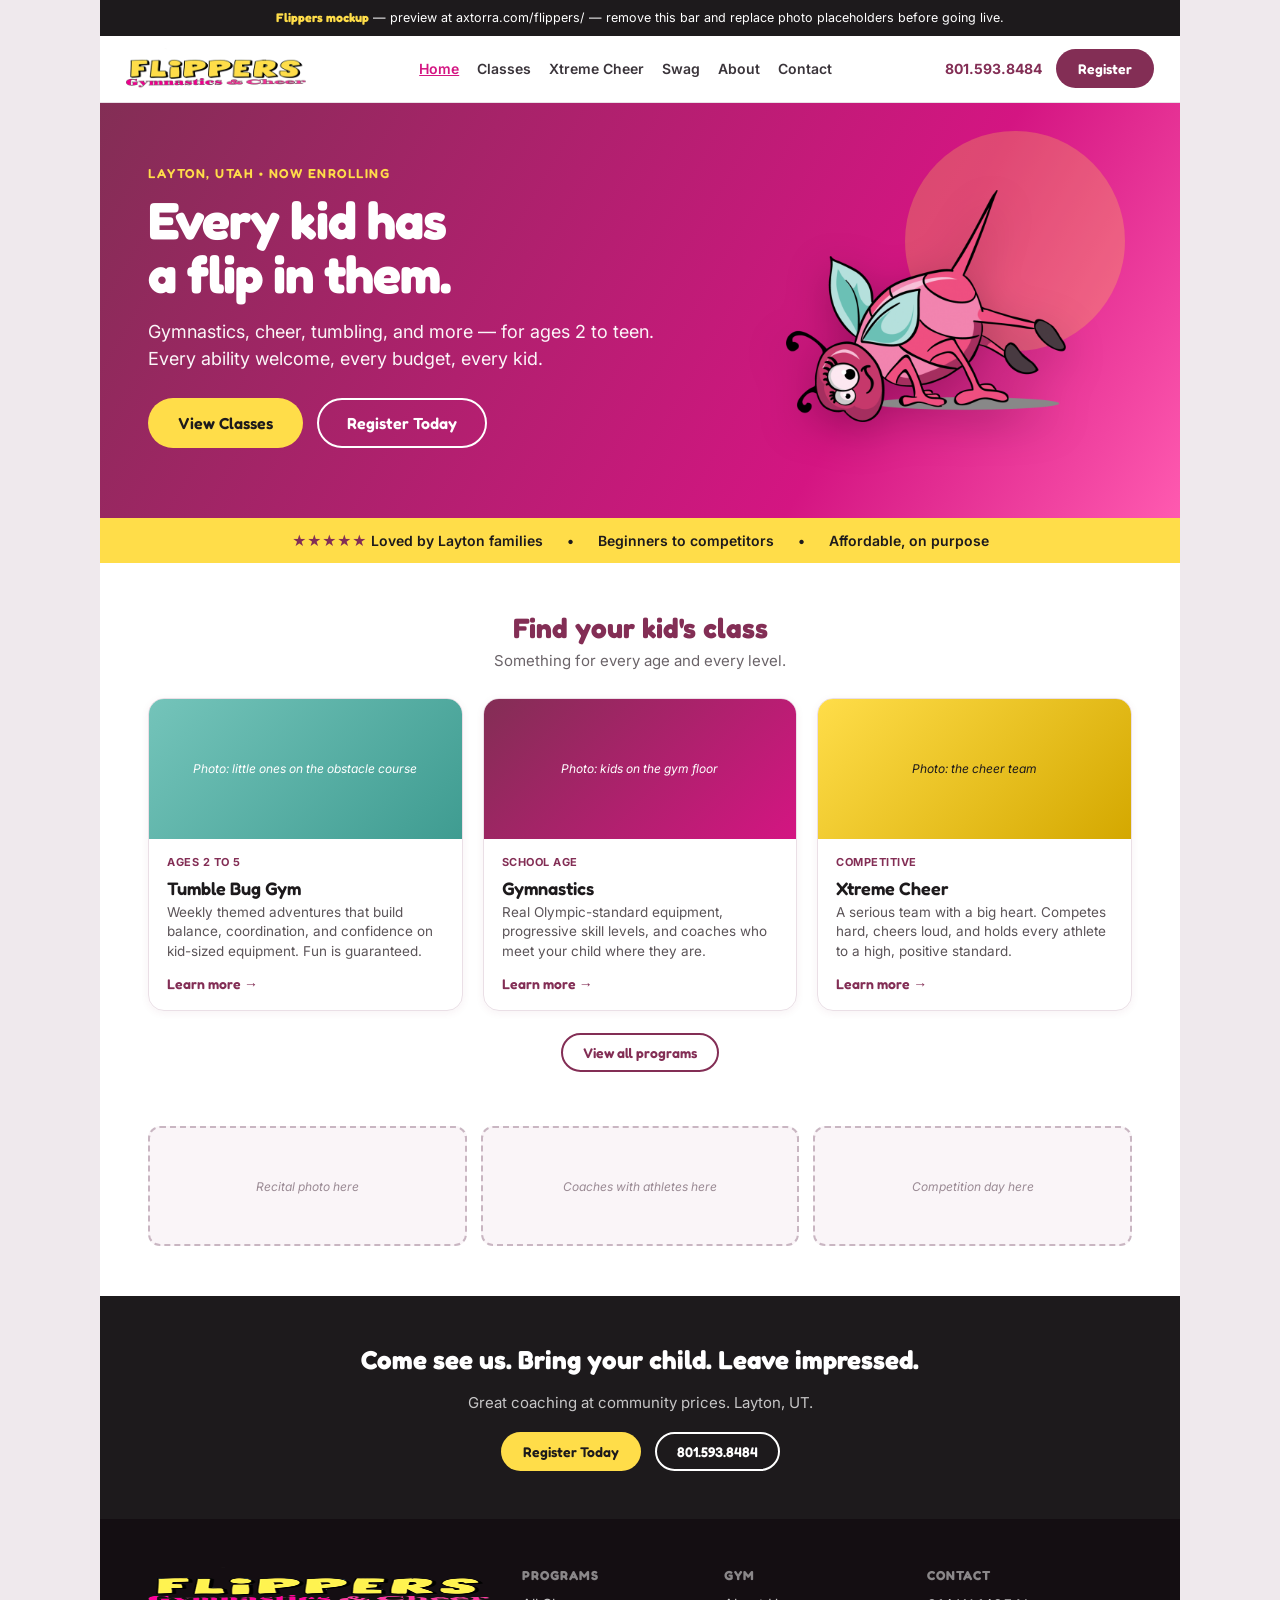
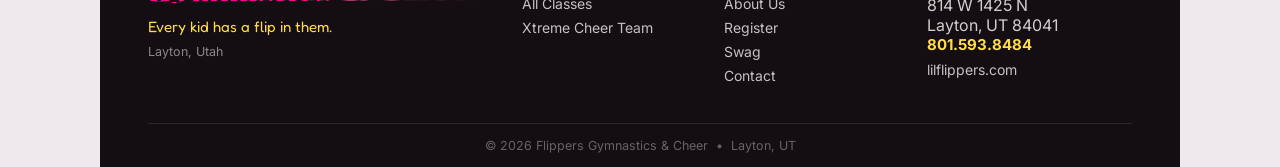
<file: index.html>
<!DOCTYPE html>
<html lang="en">
<head>
<meta charset="UTF-8">
<meta name="viewport" content="width=device-width, initial-scale=1.0">
<title>Home | Flippers Gymnastics &amp; Cheer</title>
<link rel="preconnect" href="https://fonts.googleapis.com">
<link rel="preconnect" href="https://fonts.gstatic.com" crossorigin>
<link href="https://fonts.googleapis.com/css2?family=Fredoka:wght@500;600;700&family=Inter:wght@400;500;600;700&display=swap" rel="stylesheet">
<link rel="stylesheet" href="style.css">

</head>
<body>
<div class="frame">

<div class="mockup-note">
  <b>Flippers mockup</b> &mdash; preview at axtorra.com/flippers/ &mdash; remove this bar and replace photo placeholders before going live.
</div>

<header>
  <a href="index.html" class="logo-link">
    <img class="logo" src="images/logo.png" alt="Flippers Gymnastics and Cheer">
  </a>
  <button class="menu-toggle" id="menuBtn" aria-label="Open navigation menu" aria-expanded="false" aria-controls="navMenu">&#9776;</button>
  <nav id="navMenu" role="navigation" aria-label="Main navigation">
    <a href="index.html" aria-current="page">Home</a>
    <a href="classes.html">Classes</a>
    <a href="xtreme-cheer.html">Xtreme Cheer</a>
    <a href="swag.html">Swag</a>
    <a href="about.html">About</a>
    <a href="contact.html">Contact</a>
  </nav>
  <div class="hgroup">
    <a href="tel:8015938484" class="phone">801.593.8484</a>
    <a href="register.html" class="btn btn-pink header-btn">Register</a>
  </div>
</header>


<section class="hero">
  <div class="blob" aria-hidden="true"></div>
  <div class="hero-copy">
    <div class="eyebrow">Layton, Utah &bull; Now enrolling</div>
    <h1>Every kid has<br>a flip in them.</h1>
    <p>Gymnastics, cheer, tumbling, and more &mdash; for ages 2 to teen. Every ability welcome, every budget, every kid.</p>
    <div class="btns">
      <a href="classes.html" class="btn btn-yellow">View Classes</a>
      <a href="register.html" class="btn btn-ghost">Register Today</a>
    </div>
  </div>
  <div class="hero-art">
    <img src="images/bug-pink.png" alt="Flippers pink bug mascot">
  </div>
</section>

<div class="trust">
  <span><span class="star">&#9733;&#9733;&#9733;&#9733;&#9733;</span> Loved by Layton families</span>
  <span>&bull;</span>
  <span>Beginners to competitors</span>
  <span>&bull;</span>
  <span>Affordable, on purpose</span>
</div>

<section class="section">
  <h2 class="section-title">Find your kid's class</h2>
  <p class="section-sub">Something for every age and every level.</p>
  <div class="grid-3">
    <a href="classes.html#tumble-bugs" class="pcard">
      <div class="photo-ph" style="background:linear-gradient(135deg,#74C4BA,#3f9c91)">Photo: little ones on the obstacle course</div>
      <div class="body"><div class="age">Ages 2 to 5</div><h3>Tumble Bug Gym</h3><p>Weekly themed adventures that build balance, coordination, and confidence on kid-sized equipment. Fun is guaranteed.</p><span class="card-link">Learn more &#8594;</span></div>
    </a>
    <a href="classes.html#gymnastics" class="pcard">
      <div class="photo-ph" style="background:linear-gradient(135deg,#832E55,#D41582)">Photo: kids on the gym floor</div>
      <div class="body"><div class="age">School age</div><h3>Gymnastics</h3><p>Real Olympic-standard equipment, progressive skill levels, and coaches who meet your child where they are.</p><span class="card-link">Learn more &#8594;</span></div>
    </a>
    <a href="xtreme-cheer.html" class="pcard">
      <div class="photo-ph" style="background:linear-gradient(135deg,#FFDD49,#D4A800);color:#1d1a1c">Photo: the cheer team</div>
      <div class="body"><div class="age">Competitive</div><h3>Xtreme Cheer</h3><p>A serious team with a big heart. Competes hard, cheers loud, and holds every athlete to a high, positive standard.</p><span class="card-link">Learn more &#8594;</span></div>
    </a>
  </div>
  <p style="text-align:center;margin-top:22px"><a href="classes.html" class="btn btn-outline">View all programs</a></p>
</section>

<section class="band">
  <div class="band-inner">
    <div class="band-ph">Recital photo here</div>
    <div class="band-ph">Coaches with athletes here</div>
    <div class="band-ph">Competition day here</div>
  </div>
</section>

<div class="closer">
  <h2>Come see us. Bring your child. Leave impressed.</h2>
  <p>Great coaching at community prices. Layton, UT.</p>
  <div style="display:flex;gap:14px;justify-content:center;flex-wrap:wrap">
    <a href="register.html" class="btn btn-yellow">Register Today</a>
    <a href="tel:8015938484" class="btn btn-ghost">801.593.8484</a>
  </div>
</div>


<footer class="site-footer">
  <div class="footer-inner">
    <div class="footer-brand">
      <img src="images/logo.png" alt="Flippers" class="footer-logo">
      <p class="tagline">Every kid has a flip in them.</p>
      <p class="footer-sub">Layton, Utah</p>
    </div>
    <div class="footer-col">
      <h4>Programs</h4>
      <a href="classes.html">All Classes</a>
      <a href="xtreme-cheer.html">Xtreme Cheer Team</a>
    </div>
    <div class="footer-col">
      <h4>Gym</h4>
      <a href="about.html">About Us</a>
      <a href="register.html">Register</a>
      <a href="swag.html">Swag</a>
      <a href="contact.html">Contact</a>
    </div>
    <div class="footer-col">
      <h4>Contact</h4>
      <p>814 W 1425 N<br>Layton, UT 84041</p>
      <a href="tel:8015938484" class="footer-phone">801.593.8484</a>
      <a href="http://lilflippers.com" target="_blank" rel="noopener">lilflippers.com</a>
    </div>
  </div>
  <div class="footer-bottom">
    <p>&copy; 2026 Flippers Gymnastics &amp; Cheer &nbsp;&bull;&nbsp; Layton, UT</p>
  </div>
</footer>

</div>
<script src="nav.js"></script>
</body>
</html>
</file>
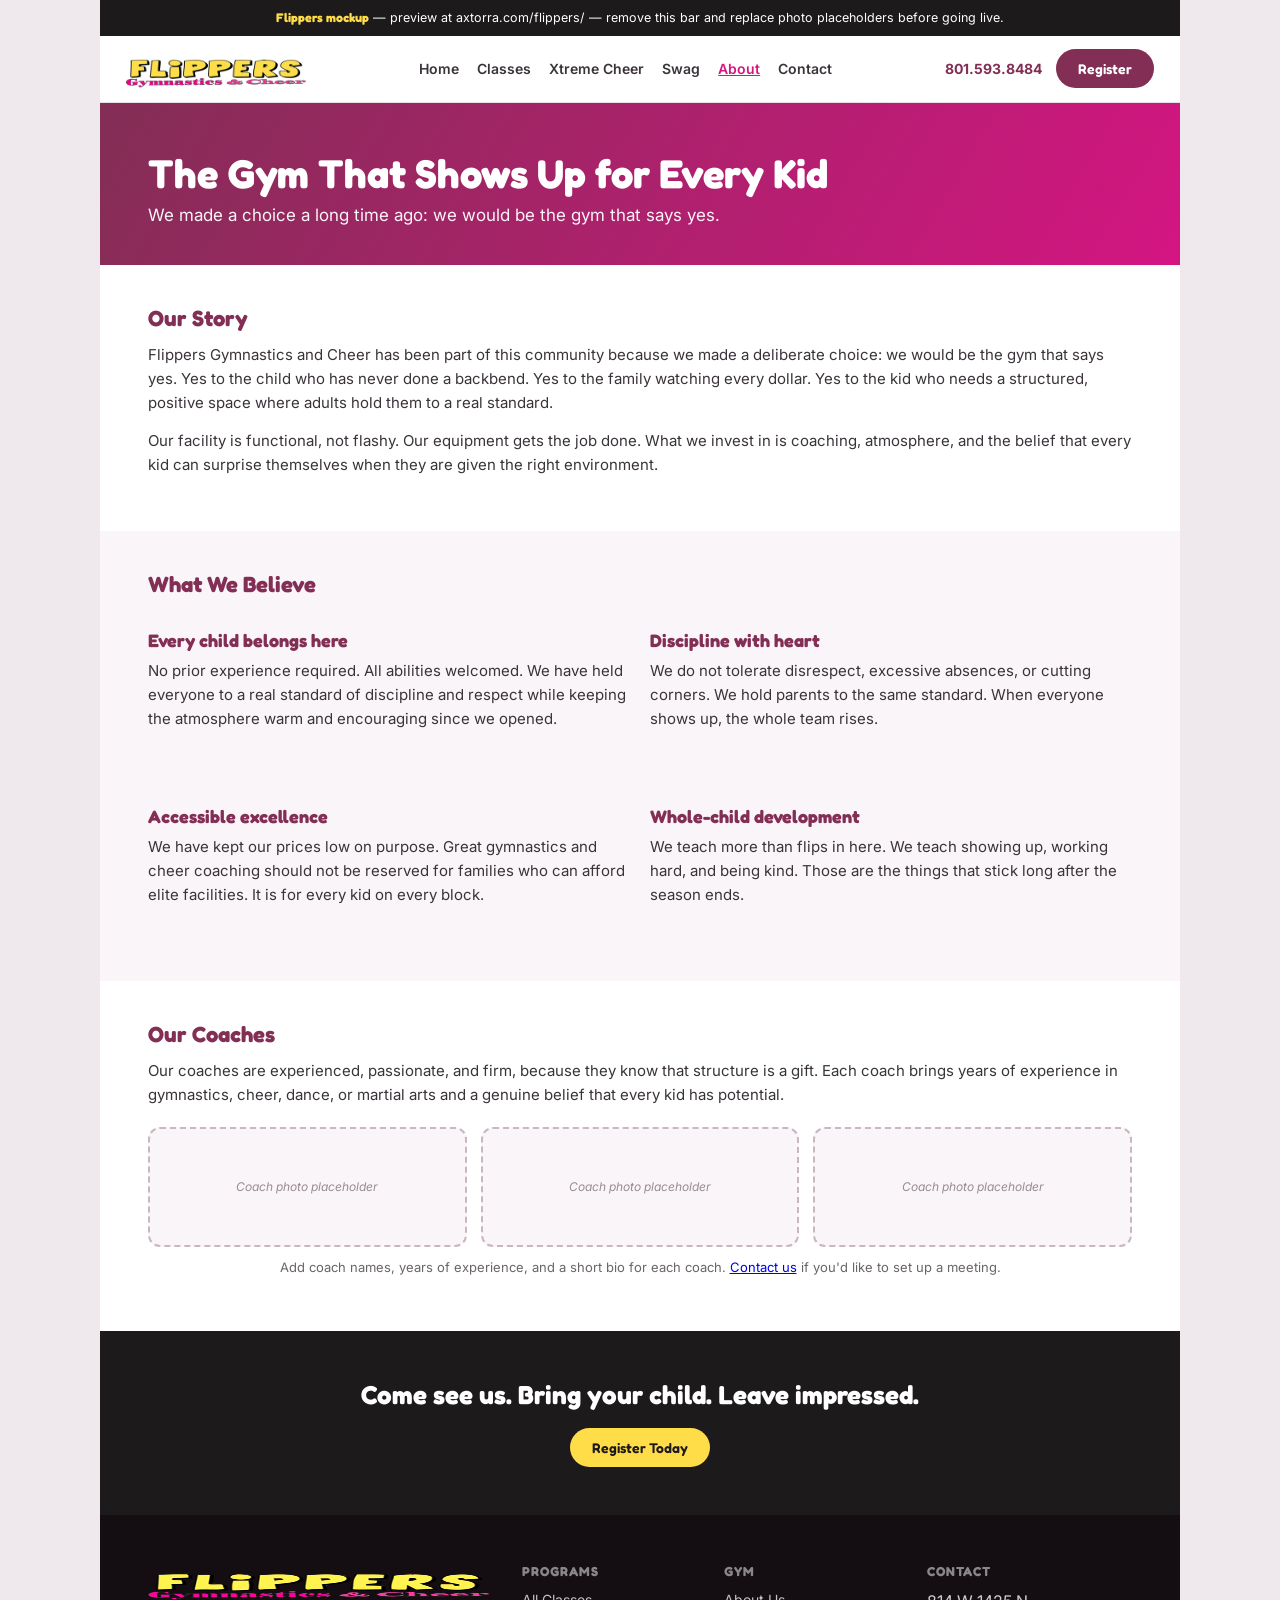
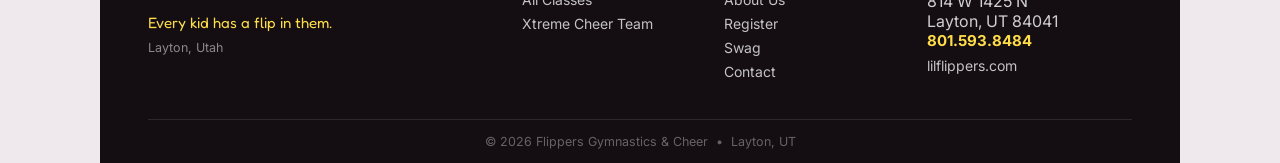
<file: about.html>
<!DOCTYPE html>
<html lang="en">
<head>
<meta charset="UTF-8">
<meta name="viewport" content="width=device-width, initial-scale=1.0">
<title>About | Flippers Gymnastics &amp; Cheer</title>
<link rel="preconnect" href="https://fonts.googleapis.com">
<link rel="preconnect" href="https://fonts.gstatic.com" crossorigin>
<link href="https://fonts.googleapis.com/css2?family=Fredoka:wght@500;600;700&family=Inter:wght@400;500;600;700&display=swap" rel="stylesheet">
<link rel="stylesheet" href="style.css">

</head>
<body>
<div class="frame">

<div class="mockup-note">
  <b>Flippers mockup</b> &mdash; preview at axtorra.com/flippers/ &mdash; remove this bar and replace photo placeholders before going live.
</div>

<header>
  <a href="index.html" class="logo-link">
    <img class="logo" src="images/logo.png" alt="Flippers Gymnastics and Cheer">
  </a>
  <button class="menu-toggle" id="menuBtn" aria-label="Open navigation menu" aria-expanded="false" aria-controls="navMenu">&#9776;</button>
  <nav id="navMenu" role="navigation" aria-label="Main navigation">
    <a href="index.html">Home</a>
    <a href="classes.html">Classes</a>
    <a href="xtreme-cheer.html">Xtreme Cheer</a>
    <a href="swag.html">Swag</a>
    <a href="about.html" aria-current="page">About</a>
    <a href="contact.html">Contact</a>
  </nav>
  <div class="hgroup">
    <a href="tel:8015938484" class="phone">801.593.8484</a>
    <a href="register.html" class="btn btn-pink header-btn">Register</a>
  </div>
</header>


<div class="page-hero">
  <h1>The Gym That Shows Up for Every Kid</h1>
  <p>We made a choice a long time ago: we would be the gym that says yes.</p>
</div>

<section class="content-block">
  <h2>Our Story</h2>
  <p>Flippers Gymnastics and Cheer has been part of this community because we made a deliberate choice: we would be the gym that says yes. Yes to the child who has never done a backbend. Yes to the family watching every dollar. Yes to the kid who needs a structured, positive space where adults hold them to a real standard.</p>
  <p>Our facility is functional, not flashy. Our equipment gets the job done. What we invest in is coaching, atmosphere, and the belief that every kid can surprise themselves when they are given the right environment.</p>
</section>

<section class="content-block" style="background:var(--offwhite)">
  <h2>What We Believe</h2>
  <div class="grid-2">
    <div style="padding:20px 0">
      <h3 style="font-family:'Fredoka',sans-serif;color:var(--pinkdeep);font-size:18px;margin-bottom:8px">Every child belongs here</h3>
      <p>No prior experience required. All abilities welcomed. We have held everyone to a real standard of discipline and respect while keeping the atmosphere warm and encouraging since we opened.</p>
    </div>
    <div style="padding:20px 0">
      <h3 style="font-family:'Fredoka',sans-serif;color:var(--pinkdeep);font-size:18px;margin-bottom:8px">Discipline with heart</h3>
      <p>We do not tolerate disrespect, excessive absences, or cutting corners. We hold parents to the same standard. When everyone shows up, the whole team rises.</p>
    </div>
    <div style="padding:20px 0">
      <h3 style="font-family:'Fredoka',sans-serif;color:var(--pinkdeep);font-size:18px;margin-bottom:8px">Accessible excellence</h3>
      <p>We have kept our prices low on purpose. Great gymnastics and cheer coaching should not be reserved for families who can afford elite facilities. It is for every kid on every block.</p>
    </div>
    <div style="padding:20px 0">
      <h3 style="font-family:'Fredoka',sans-serif;color:var(--pinkdeep);font-size:18px;margin-bottom:8px">Whole-child development</h3>
      <p>We teach more than flips in here. We teach showing up, working hard, and being kind. Those are the things that stick long after the season ends.</p>
    </div>
  </div>
</section>

<section class="content-block">
  <h2>Our Coaches</h2>
  <p>Our coaches are experienced, passionate, and firm, because they know that structure is a gift. Each coach brings years of experience in gymnastics, cheer, dance, or martial arts and a genuine belief that every kid has potential.</p>
  <div class="band-inner" style="margin-top:20px">
    <div class="band-ph">Coach photo placeholder</div>
    <div class="band-ph">Coach photo placeholder</div>
    <div class="band-ph">Coach photo placeholder</div>
  </div>
  <p style="color:#6b6469;font-size:13px;margin-top:10px;text-align:center">Add coach names, years of experience, and a short bio for each coach. <a href="contact.html">Contact us</a> if you'd like to set up a meeting.</p>
</section>

<div class="closer">
  <h2>Come see us. Bring your child. Leave impressed.</h2>
  <a href="register.html" class="btn btn-yellow">Register Today</a>
</div>


<footer class="site-footer">
  <div class="footer-inner">
    <div class="footer-brand">
      <img src="images/logo.png" alt="Flippers" class="footer-logo">
      <p class="tagline">Every kid has a flip in them.</p>
      <p class="footer-sub">Layton, Utah</p>
    </div>
    <div class="footer-col">
      <h4>Programs</h4>
      <a href="classes.html">All Classes</a>
      <a href="xtreme-cheer.html">Xtreme Cheer Team</a>
    </div>
    <div class="footer-col">
      <h4>Gym</h4>
      <a href="about.html">About Us</a>
      <a href="register.html">Register</a>
      <a href="swag.html">Swag</a>
      <a href="contact.html">Contact</a>
    </div>
    <div class="footer-col">
      <h4>Contact</h4>
      <p>814 W 1425 N<br>Layton, UT 84041</p>
      <a href="tel:8015938484" class="footer-phone">801.593.8484</a>
      <a href="http://lilflippers.com" target="_blank" rel="noopener">lilflippers.com</a>
    </div>
  </div>
  <div class="footer-bottom">
    <p>&copy; 2026 Flippers Gymnastics &amp; Cheer &nbsp;&bull;&nbsp; Layton, UT</p>
  </div>
</footer>

</div>
<script src="nav.js"></script>
</body>
</html>
</file>
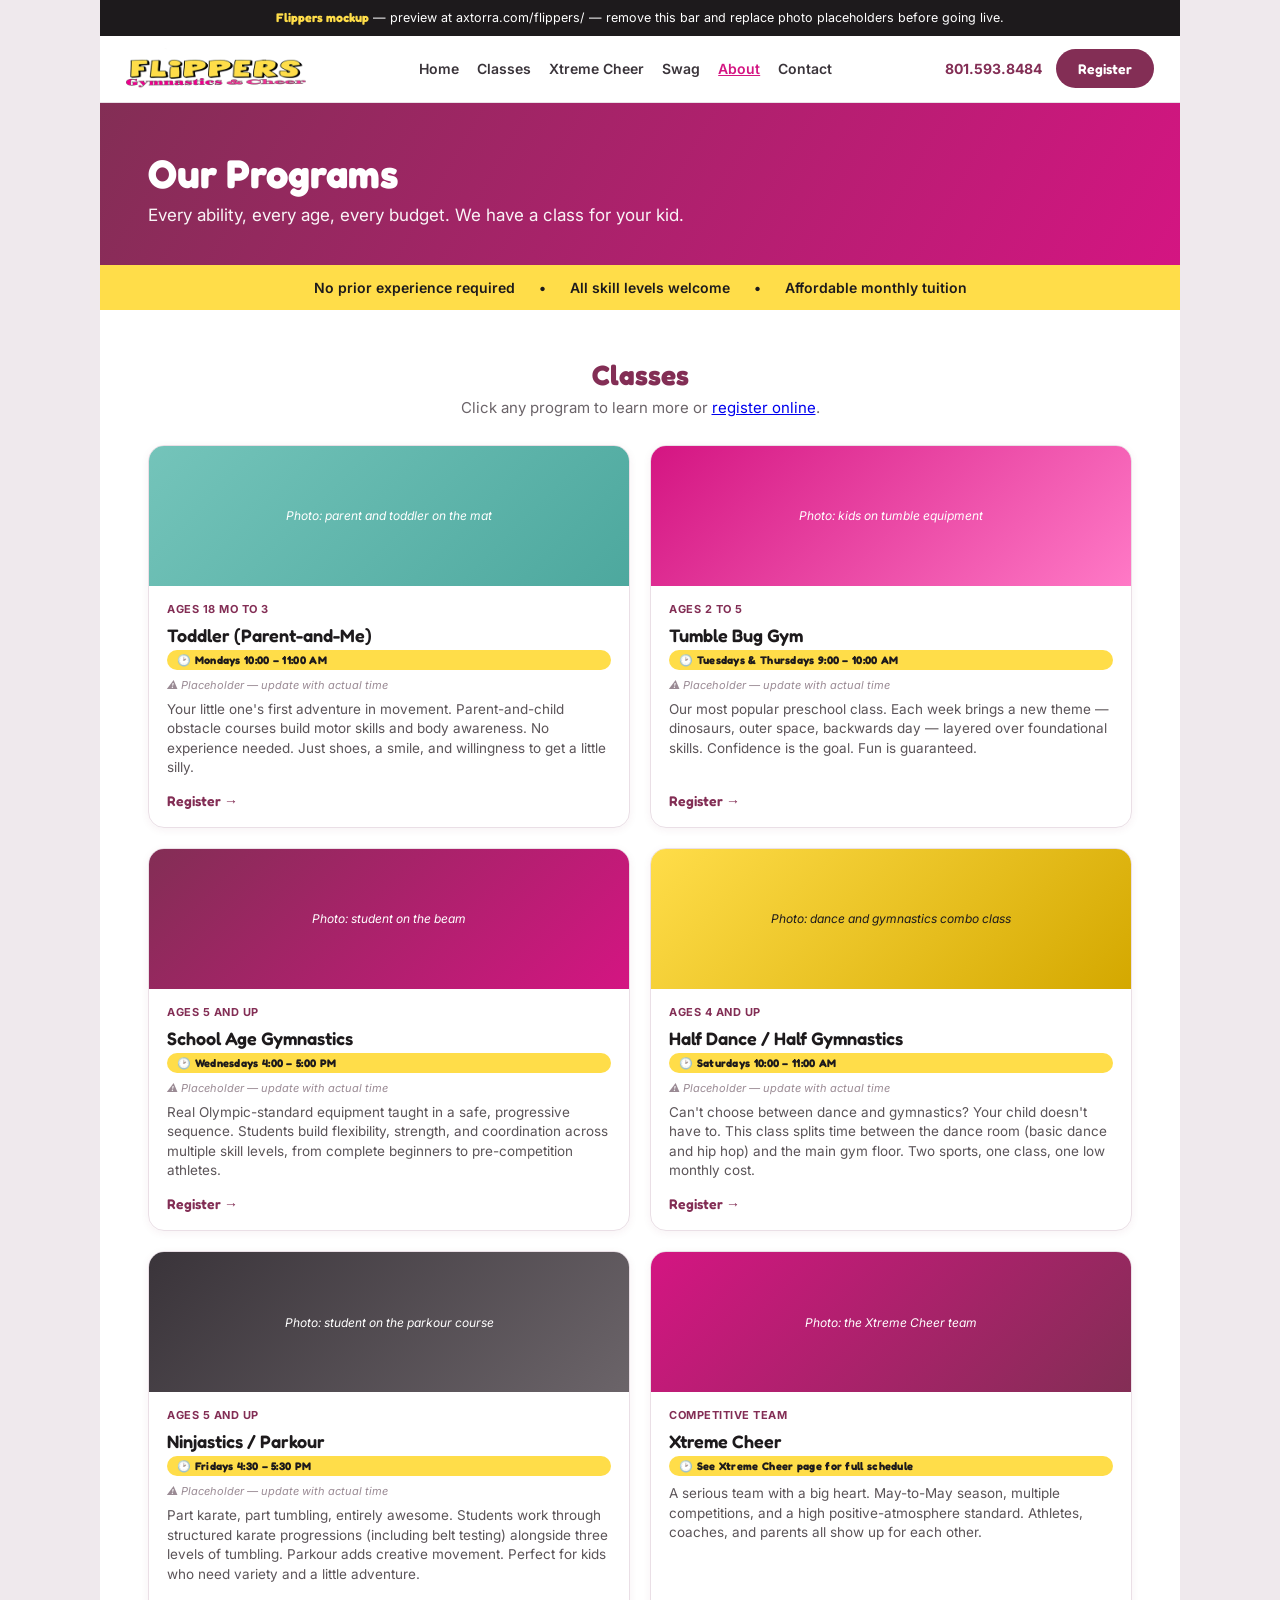
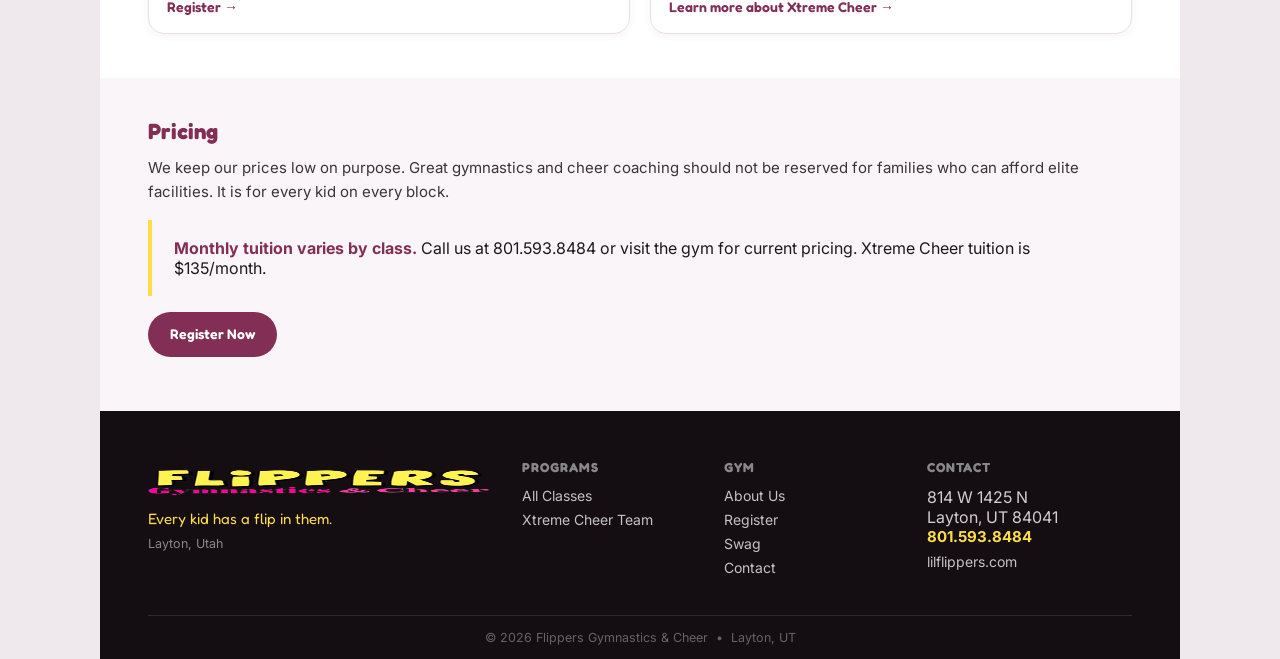
<file: classes.html>
<!DOCTYPE html>
<html lang="en">
<head>
<meta charset="UTF-8">
<meta name="viewport" content="width=device-width, initial-scale=1.0">
<title>Classes | Flippers Gymnastics &amp; Cheer</title>
<link rel="preconnect" href="https://fonts.googleapis.com">
<link rel="preconnect" href="https://fonts.gstatic.com" crossorigin>
<link href="https://fonts.googleapis.com/css2?family=Fredoka:wght@500;600;700&family=Inter:wght@400;500;600;700&display=swap" rel="stylesheet">
<link rel="stylesheet" href="style.css">
<style>
  .class-schedule {
    display: inline-block;
    background: var(--yellow);
    color: var(--ink);
    font-size: 11px;
    font-weight: 700;
    font-family: 'Fredoka', sans-serif;
    padding: 3px 10px;
    border-radius: 999px;
    margin-bottom: 8px;
    letter-spacing: .3px;
  }
  .class-schedule-note {
    font-size: 11px;
    color: #9a8a94;
    font-style: italic;
    margin-bottom: 8px;
    display: block;
  }
</style>

</head>
<body>
<div class="frame">

<div class="mockup-note">
  <b>Flippers mockup</b> &mdash; preview at axtorra.com/flippers/ &mdash; remove this bar and replace photo placeholders before going live.
</div>

<header>
  <a href="index.html" class="logo-link">
    <img class="logo" src="images/logo.png" alt="Flippers Gymnastics and Cheer">
  </a>
  <button class="menu-toggle" id="menuBtn" aria-label="Open navigation menu" aria-expanded="false" aria-controls="navMenu">&#9776;</button>
    <nav id="navMenu" role="navigation" aria-label="Main navigation">
    <a href="index.html">Home</a>
    <a href="classes.html">Classes</a>
    <a href="xtreme-cheer.html">Xtreme Cheer</a>
    <a href="swag.html">Swag</a>
    <a href="about.html" aria-current="page">About</a>
    <a href="contact.html">Contact</a>
  </nav>
  <div class="hgroup">
    <a href="tel:8015938484" class="phone">801.593.8484</a>
    <a href="register.html" class="btn btn-pink header-btn">Register</a>
  </div>
</header>


<div class="page-hero">
  <h1>Our Programs</h1>
  <p>Every ability, every age, every budget. We have a class for your kid.</p>
</div>

<div class="trust">
  <span>No prior experience required</span><span>&bull;</span>
  <span>All skill levels welcome</span><span>&bull;</span>
  <span>Affordable monthly tuition</span>
</div>

<section class="section">
  <h2 class="section-title">Classes</h2>
  <p class="section-sub">Click any program to learn more or <a href="register.html">register online</a>.</p>
  <div class="grid-2" style="margin-bottom:20px">

    <a href="#toddler" class="pcard" id="toddler">
      <div class="photo-ph" style="background:linear-gradient(135deg,#74C4BA,#4da89e)">Photo: parent and toddler on the mat</div>
      <div class="body"><div class="age">Ages 18 mo to 3</div><h3>Toddler (Parent-and-Me)</h3>
      <span class="class-schedule">&#128337; Mondays 10:00 – 11:00 AM</span>
      <span class="class-schedule-note">⚠ Placeholder — update with actual time</span>
      <p>Your little one's first adventure in movement. Parent-and-child obstacle courses build motor skills and body awareness. No experience needed. Just shoes, a smile, and willingness to get a little silly.</p>
      <span class="card-link">Register &#8594;</span></div>
    </a>

    <a href="#tumble-bugs" class="pcard" id="tumble-bugs">
      <div class="photo-ph" style="background:linear-gradient(135deg,#D41582,#ff79c6)">Photo: kids on tumble equipment</div>
      <div class="body"><div class="age">Ages 2 to 5</div><h3>Tumble Bug Gym</h3>
      <span class="class-schedule">&#128337; Tuesdays &amp; Thursdays 9:00 – 10:00 AM</span>
      <span class="class-schedule-note">⚠ Placeholder — update with actual time</span>
      <p>Our most popular preschool class. Each week brings a new theme &mdash; dinosaurs, outer space, backwards day &mdash; layered over foundational skills. Confidence is the goal. Fun is guaranteed.</p>
      <span class="card-link">Register &#8594;</span></div>
    </a>

    <a href="#gymnastics" class="pcard" id="gymnastics">
      <div class="photo-ph" style="background:linear-gradient(135deg,#832E55,#D41582)">Photo: student on the beam</div>
      <div class="body"><div class="age">Ages 5 and up</div><h3>School Age Gymnastics</h3>
      <span class="class-schedule">&#128337; Wednesdays 4:00 – 5:00 PM</span>
      <span class="class-schedule-note">⚠ Placeholder — update with actual time</span>
      <p>Real Olympic-standard equipment taught in a safe, progressive sequence. Students build flexibility, strength, and coordination across multiple skill levels, from complete beginners to pre-competition athletes.</p>
      <span class="card-link">Register &#8594;</span></div>
    </a>

    <a href="#dance-gym" class="pcard" id="dance-gym">
      <div class="photo-ph" style="background:linear-gradient(135deg,#FFDD49,#D4A800);color:#1d1a1c">Photo: dance and gymnastics combo class</div>
      <div class="body"><div class="age">Ages 4 and up</div><h3>Half Dance / Half Gymnastics</h3>
      <span class="class-schedule">&#128337; Saturdays 10:00 – 11:00 AM</span>
      <span class="class-schedule-note">⚠ Placeholder — update with actual time</span>
      <p>Can't choose between dance and gymnastics? Your child doesn't have to. This class splits time between the dance room (basic dance and hip hop) and the main gym floor. Two sports, one class, one low monthly cost.</p>
      <span class="card-link">Register &#8594;</span></div>
    </a>

    <a href="#ninjastics" class="pcard" id="ninjastics">
      <div class="photo-ph" style="background:linear-gradient(135deg,#3a343a,#6b6469)">Photo: student on the parkour course</div>
      <div class="body"><div class="age">Ages 5 and up</div><h3>Ninjastics / Parkour</h3>
      <span class="class-schedule">&#128337; Fridays 4:30 – 5:30 PM</span>
      <span class="class-schedule-note">⚠ Placeholder — update with actual time</span>
      <p>Part karate, part tumbling, entirely awesome. Students work through structured karate progressions (including belt testing) alongside three levels of tumbling. Parkour adds creative movement. Perfect for kids who need variety and a little adventure.</p>
      <span class="card-link">Register &#8594;</span></div>
    </a>

    <a href="xtreme-cheer.html" class="pcard">
      <div class="photo-ph" style="background:linear-gradient(135deg,#D41582,#832E55)">Photo: the Xtreme Cheer team</div>
      <div class="body"><div class="age">Competitive team</div><h3>Xtreme Cheer</h3>
      <span class="class-schedule">&#128337; See Xtreme Cheer page for full schedule</span>
      <p>A serious team with a big heart. May-to-May season, multiple competitions, and a high positive-atmosphere standard. Athletes, coaches, and parents all show up for each other.</p>
      <span class="card-link">Learn more about Xtreme Cheer &#8594;</span></div>
    </a>

  </div>
</section>

<section class="content-block" style="background:var(--offwhite)">
  <h2>Pricing</h2>
  <p>We keep our prices low on purpose. Great gymnastics and cheer coaching should not be reserved for families who can afford elite facilities. It is for every kid on every block.</p>
  <div class="callout">
    <strong>Monthly tuition varies by class.</strong> Call us at 801.593.8484 or visit the gym for current pricing. Xtreme Cheer tuition is $135/month.
  </div>
  <p style="margin-top:16px"><a href="register.html" class="btn btn-pink">Register Now</a></p>
</section>


<footer class="site-footer">
  <div class="footer-inner">
    <div class="footer-brand">
      <img src="images/logo.png" alt="Flippers" class="footer-logo">
      <p class="tagline">Every kid has a flip in them.</p>
      <p class="footer-sub">Layton, Utah</p>
    </div>
    <div class="footer-col">
      <h4>Programs</h4>
      <a href="classes.html">All Classes</a>
      <a href="xtreme-cheer.html">Xtreme Cheer Team</a>
    </div>
    <div class="footer-col">
      <h4>Gym</h4>
      <a href="about.html">About Us</a>
      <a href="register.html">Register</a>
      <a href="swag.html">Swag</a>
      <a href="contact.html">Contact</a>
    </div>
    <div class="footer-col">
      <h4>Contact</h4>
      <p>814 W 1425 N<br>Layton, UT 84041</p>
      <a href="tel:8015938484" class="footer-phone">801.593.8484</a>
      <a href="http://lilflippers.com" target="_blank" rel="noopener">lilflippers.com</a>
    </div>
  </div>
  <div class="footer-bottom">
    <p>&copy; 2026 Flippers Gymnastics &amp; Cheer &nbsp;&bull;&nbsp; Layton, UT</p>
  </div>
</footer>

</div>
<script src="nav.js"></script>
</body>
</html>
</file>
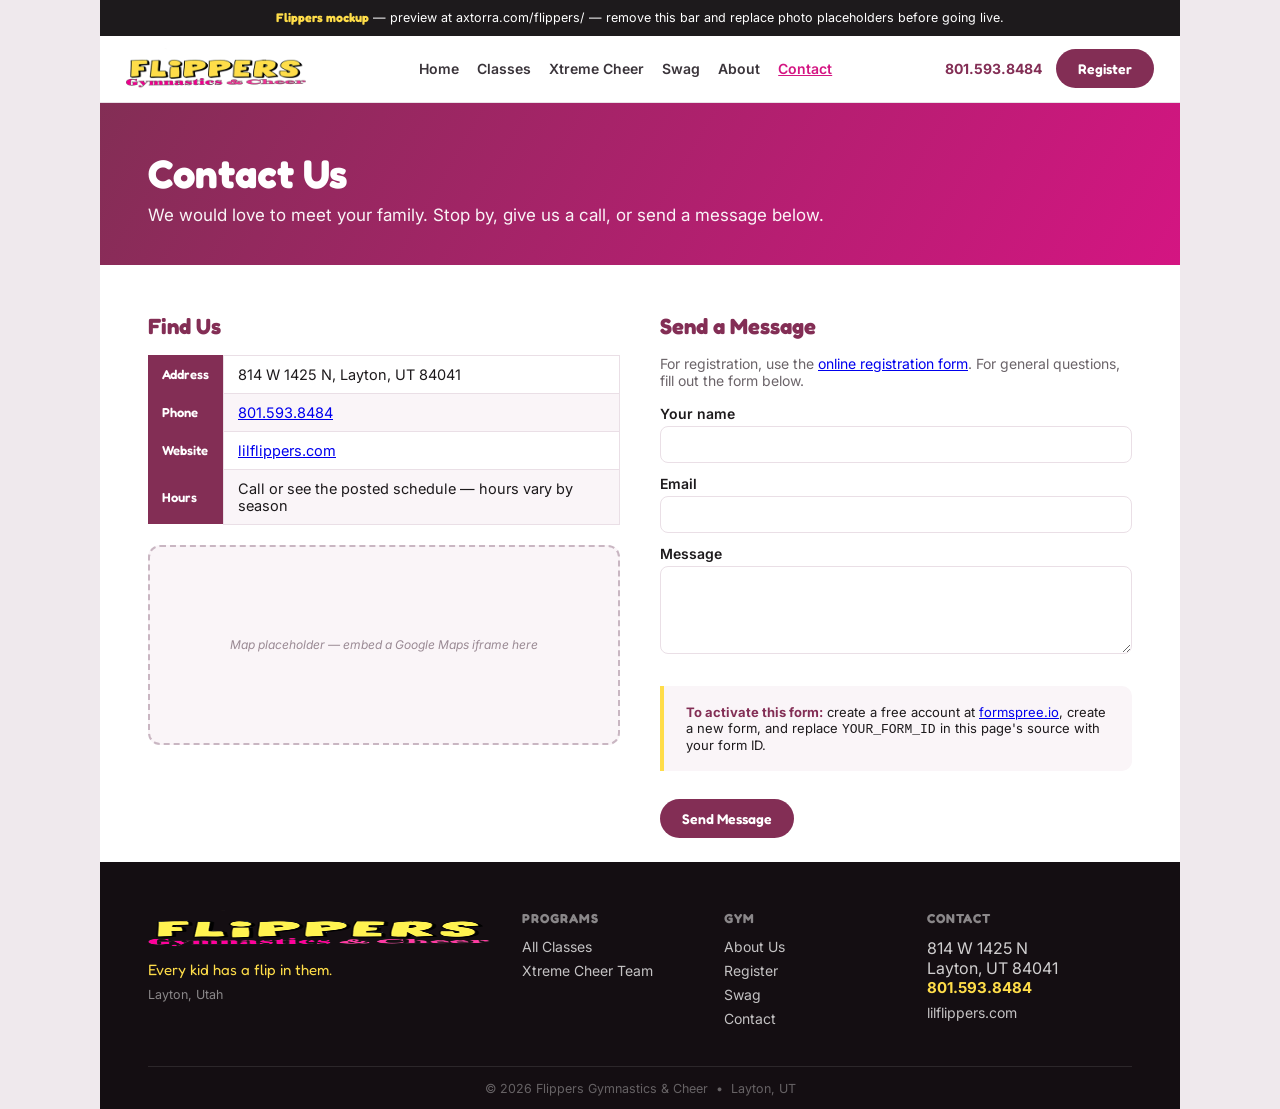
<file: contact.html>
<!DOCTYPE html>
<html lang="en">
<head>
<meta charset="UTF-8">
<meta name="viewport" content="width=device-width, initial-scale=1.0">
<title>Contact | Flippers Gymnastics &amp; Cheer</title>
<link rel="preconnect" href="https://fonts.googleapis.com">
<link rel="preconnect" href="https://fonts.gstatic.com" crossorigin>
<link href="https://fonts.googleapis.com/css2?family=Fredoka:wght@500;600;700&family=Inter:wght@400;500;600;700&display=swap" rel="stylesheet">
<link rel="stylesheet" href="style.css">

</head>
<body>
<div class="frame">

<div class="mockup-note">
  <b>Flippers mockup</b> &mdash; preview at axtorra.com/flippers/ &mdash; remove this bar and replace photo placeholders before going live.
</div>

<header>
  <a href="index.html" class="logo-link">
    <img class="logo" src="images/logo.png" alt="Flippers Gymnastics and Cheer">
  </a>
  <button class="menu-toggle" id="menuBtn" aria-label="Open navigation menu" aria-expanded="false" aria-controls="navMenu">&#9776;</button>
  <nav id="navMenu" role="navigation" aria-label="Main navigation">
    <a href="index.html">Home</a>
    <a href="classes.html">Classes</a>
    <a href="xtreme-cheer.html">Xtreme Cheer</a>
    <a href="swag.html">Swag</a>
    <a href="about.html">About</a>
    <a href="contact.html" aria-current="page">Contact</a>
  </nav>
  <div class="hgroup">
    <a href="tel:8015938484" class="phone">801.593.8484</a>
    <a href="register.html" class="btn btn-pink header-btn">Register</a>
  </div>
</header>


<div class="page-hero">
  <h1>Contact Us</h1>
  <p>We would love to meet your family. Stop by, give us a call, or send a message below.</p>
</div>

<section class="section" style="display:grid;grid-template-columns:1fr 1fr;gap:40px;align-items:start">
  <div>
    <h2 style="font-family:'Fredoka',sans-serif;color:var(--pinkdeep);font-size:22px;margin-bottom:16px">Find Us</h2>
    <table class="data-table" style="margin-bottom:20px">
      <tr><th>Address</th><td>814 W 1425 N, Layton, UT 84041</td></tr>
      <tr><th>Phone</th><td><a href="tel:8015938484">801.593.8484</a></td></tr>
      <tr><th>Website</th><td><a href="http://lilflippers.com" target="_blank" rel="noopener">lilflippers.com</a></td></tr>
      <tr><th>Hours</th><td>Call or see the posted schedule &mdash; hours vary by season</td></tr>
    </table>

    <div class="band-ph" style="height:200px;margin-top:8px">Map placeholder &mdash; embed a Google Maps iframe here</div>
  </div>

  <div>
    <h2 style="font-family:'Fredoka',sans-serif;color:var(--pinkdeep);font-size:22px;margin-bottom:16px">Send a Message</h2>
    <p style="font-size:14px;color:#6b6469;margin-bottom:16px">For registration, use the <a href="register.html">online registration form</a>. For general questions, fill out the form below.</p>
    <form style="display:flex;flex-direction:column;gap:12px" action="https://formspree.io/f/YOUR_FORM_ID" method="POST">
      <div>
        <label for="name" style="font-weight:600;font-size:14px;display:block;margin-bottom:4px">Your name</label>
        <input id="name" name="name" type="text" required
          style="width:100%;padding:9px 12px;border:1px solid var(--line);border-radius:8px;font-size:14px;font-family:inherit">
      </div>
      <div>
        <label for="email" style="font-weight:600;font-size:14px;display:block;margin-bottom:4px">Email</label>
        <input id="email" name="email" type="email" required
          style="width:100%;padding:9px 12px;border:1px solid var(--line);border-radius:8px;font-size:14px;font-family:inherit">
      </div>
      <div>
        <label for="msg" style="font-weight:600;font-size:14px;display:block;margin-bottom:4px">Message</label>
        <textarea id="msg" name="message" rows="4" required
          style="width:100%;padding:9px 12px;border:1px solid var(--line);border-radius:8px;font-size:14px;font-family:inherit;resize:vertical"></textarea>
      </div>
      <div class="callout" style="font-size:13px">
        <strong>To activate this form:</strong> create a free account at <a href="https://formspree.io" target="_blank" rel="noopener">formspree.io</a>, create a new form, and replace <code>YOUR_FORM_ID</code> in this page's source with your form ID.
      </div>
      <button type="submit" class="btn btn-pink" style="align-self:flex-start">Send Message</button>
    </form>
  </div>
</section>

<style>.section{display:grid} @media(max-width:760px){.section{grid-template-columns:1fr!important}}</style>


<footer class="site-footer">
  <div class="footer-inner">
    <div class="footer-brand">
      <img src="images/logo.png" alt="Flippers" class="footer-logo">
      <p class="tagline">Every kid has a flip in them.</p>
      <p class="footer-sub">Layton, Utah</p>
    </div>
    <div class="footer-col">
      <h4>Programs</h4>
      <a href="classes.html">All Classes</a>
      <a href="xtreme-cheer.html">Xtreme Cheer Team</a>
    </div>
    <div class="footer-col">
      <h4>Gym</h4>
      <a href="about.html">About Us</a>
      <a href="register.html">Register</a>
      <a href="swag.html">Swag</a>
      <a href="contact.html">Contact</a>
    </div>
    <div class="footer-col">
      <h4>Contact</h4>
      <p>814 W 1425 N<br>Layton, UT 84041</p>
      <a href="tel:8015938484" class="footer-phone">801.593.8484</a>
      <a href="http://lilflippers.com" target="_blank" rel="noopener">lilflippers.com</a>
    </div>
  </div>
  <div class="footer-bottom">
    <p>&copy; 2026 Flippers Gymnastics &amp; Cheer &nbsp;&bull;&nbsp; Layton, UT</p>
  </div>
</footer>

</div>
<script src="nav.js"></script>
</body>
</html>
</file>
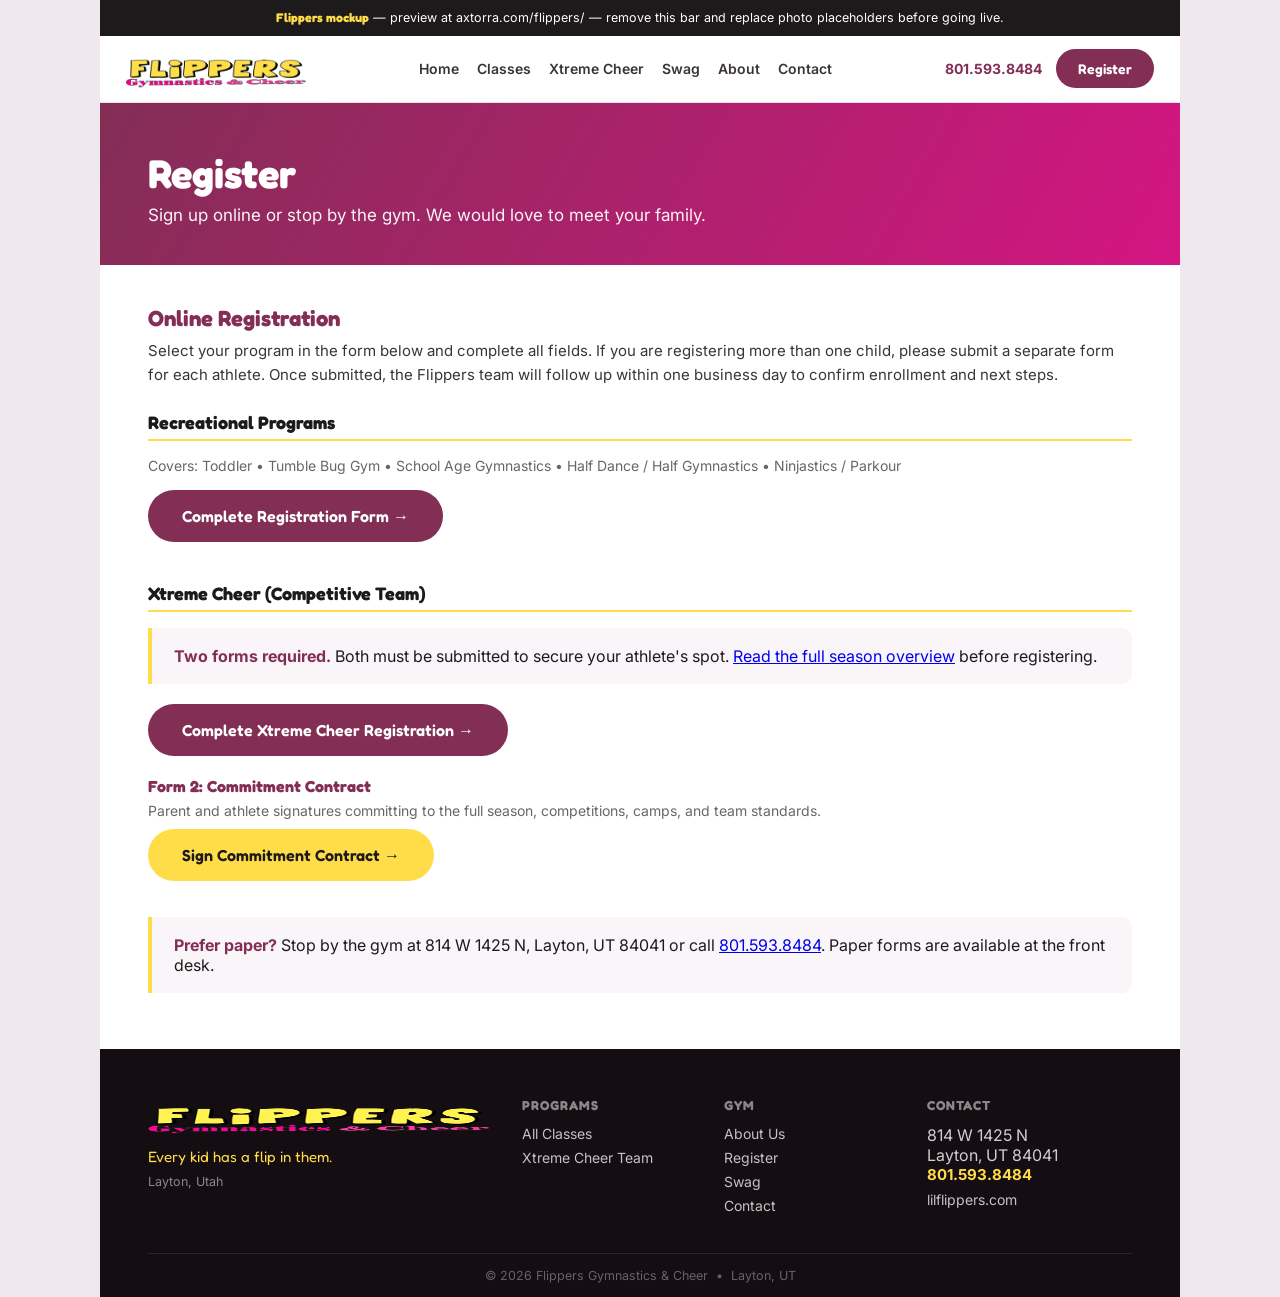
<file: register.html>
<!DOCTYPE html>
<html lang="en">
<head>
<meta charset="UTF-8">
<meta name="viewport" content="width=device-width, initial-scale=1.0">
<title>Register | Flippers Gymnastics &amp; Cheer</title>
<link rel="preconnect" href="https://fonts.googleapis.com">
<link rel="preconnect" href="https://fonts.gstatic.com" crossorigin>
<link href="https://fonts.googleapis.com/css2?family=Fredoka:wght@500;600;700&family=Inter:wght@400;500;600;700&display=swap" rel="stylesheet">
<link rel="stylesheet" href="style.css">
</head>
<body>
<div class="frame">

<div class="mockup-note">
  <b>Flippers mockup</b> &mdash; preview at axtorra.com/flippers/ &mdash; remove this bar and replace photo placeholders before going live.
</div>

<header>
  <a href="index.html" class="logo-link">
    <img class="logo" src="images/logo.png" alt="Flippers Gymnastics and Cheer">
  </a>
  <button class="menu-toggle" id="menuBtn" aria-label="Open navigation menu" aria-expanded="false" aria-controls="navMenu">&#9776;</button>
  <nav id="navMenu" role="navigation" aria-label="Main navigation">
    <a href="index.html">Home</a>
    <a href="classes.html">Classes</a>
    <a href="xtreme-cheer.html">Xtreme Cheer</a>
    <a href="swag.html">Swag</a>
    <a href="about.html">About</a>
    <a href="contact.html">Contact</a>
  </nav>
  <div class="hgroup">
    <a href="tel:8015938484" class="phone">801.593.8484</a>
    <a href="register.html" class="btn btn-pink header-btn">Register</a>
  </div>
</header>

<div class="page-hero">
  <h1>Register</h1>
  <p>Sign up online or stop by the gym. We would love to meet your family.</p>
</div>

<section class="register-wrap">
  <h2 style="font-family:'Fredoka',sans-serif;color:var(--pinkdeep);font-size:22px;margin-bottom:8px">Online Registration</h2>
  <p style="font-size:15px;line-height:1.6;margin-bottom:24px;color:#3a343a">
    Select your program in the form below and complete all fields. If you are registering more than one child, please submit a separate form for each athlete. Once submitted, the Flippers team will follow up within one business day to confirm enrollment and next steps.
  </p>

  <!-- ══════════════════════════════════════════════════════
       RECREATIONAL PROGRAMS — ONE FORM COVERS ALL
       ══════════════════════════════════════════════════════ -->
  <h3 style="font-family:'Fredoka',sans-serif;color:var(--ink);font-size:18px;margin-bottom:16px;padding-bottom:6px;border-bottom:2px solid var(--yellow)">Recreational Programs</h3>
  <p style="font-size:14px;color:#6b6469;margin-bottom:16px">
    Covers: Toddler &bull; Tumble Bug Gym &bull; School Age Gymnastics &bull; Half Dance / Half Gymnastics &bull; Ninjastics / Parkour
  </p>

  <!-- SWAP: Delete the div below and paste your Google Form iframe embed code in its place -->
  <!-- Get embed code from: Google Forms → three dots menu → Embed HTML -->
  <a href="https://docs.google.com/forms/d/e/1FAIpQLSf4_AdFmxfpG6yx07-8AGokfc1nY3RNGTle7kiBB7Lknyo7IQ/viewform" 
   target="_blank" 
   class="btn btn-pink" 
   style="display:inline-block;font-size:16px;padding:14px 32px;">
  Complete Registration Form &#8594;
</a>

  <!-- ══════════════════════════════════════════════════════
       XTREME CHEER — TWO SEPARATE FORMS
       ══════════════════════════════════════════════════════ -->
  <h3 style="font-family:'Fredoka',sans-serif;color:var(--ink);font-size:18px;margin-bottom:8px;margin-top:40px;padding-bottom:6px;border-bottom:2px solid var(--yellow)">Xtreme Cheer (Competitive Team)</h3>
  <div class="callout" style="margin-bottom:20px">
    <strong>Two forms required.</strong> Both must be submitted to secure your athlete&#39;s spot. <a href="xtreme-cheer.html">Read the full season overview</a> before registering.
  </div>

  <!-- XC REGISTRATION -->
 <a href="https://docs.google.com/forms/d/e/1FAIpQLSctlPN5RDAG2yo5yCfDK7WNokH--jtGXM74nieoCjWpIvqLdw/viewform" 
   target="_blank" 
   class="btn btn-pink" 
   style="display:inline-block;font-size:16px;padding:14px 32px;">
  Complete Xtreme Cheer Registration &#8594;
</a>
<br><br>
  <!-- XC COMMITMENT CONTRACT -->
  <div style="margin-bottom:36px" id="xc-contract">
    <h4 style="font-family:'Fredoka',sans-serif;color:var(--pinkdeep);font-size:16px;margin-bottom:6px">Form 2: Commitment Contract</h4>
    <p style="font-size:14px;color:#6b6469;margin-bottom:10px">Parent and athlete signatures committing to the full season, competitions, camps, and team standards.</p>
    <!-- SWAP: Delete the div below and paste your Commitment Contract Google Form iframe here -->
<a href="https://docs.google.com/forms/d/e/1FAIpQLSfhpaQV-XZwxjS6t1n72rIB4CC4aG9LtnTsAa8kz9Lsoniwgg/viewform" 
   target="_blank" 
   class="btn btn-yellow" 
   style="display:inline-block;font-size:16px;padding:14px 32px;color:var(--ink);">
  Sign Commitment Contract &#8594;
</a>
  </div>

  <div class="callout">
    <strong>Prefer paper?</strong> Stop by the gym at 814 W 1425 N, Layton, UT 84041 or call <a href="tel:8015938484">801.593.8484</a>. Paper forms are available at the front desk.
  </div>
</section>

<footer class="site-footer">
  <div class="footer-inner">
    <div class="footer-brand">
      <img src="images/logo.png" alt="Flippers" class="footer-logo">
      <p class="tagline">Every kid has a flip in them.</p>
      <p class="footer-sub">Layton, Utah</p>
    </div>
    <div class="footer-col">
      <h4>Programs</h4>
      <a href="classes.html">All Classes</a>
      <a href="xtreme-cheer.html">Xtreme Cheer Team</a>
    </div>
    <div class="footer-col">
      <h4>Gym</h4>
      <a href="about.html">About Us</a>
      <a href="register.html">Register</a>
      <a href="swag.html">Swag</a>
      <a href="contact.html">Contact</a>
    </div>
    <div class="footer-col">
      <h4>Contact</h4>
      <p>814 W 1425 N<br>Layton, UT 84041</p>
      <a href="tel:8015938484" class="footer-phone">801.593.8484</a>
      <a href="http://lilflippers.com" target="_blank" rel="noopener">lilflippers.com</a>
    </div>
  </div>
  <div class="footer-bottom">
    <p>&copy; 2026 Flippers Gymnastics &amp; Cheer &nbsp;&bull;&nbsp; Layton, UT</p>
  </div>
</footer>

</div>
<script src="nav.js"></script>
</body>
</html>
</file>
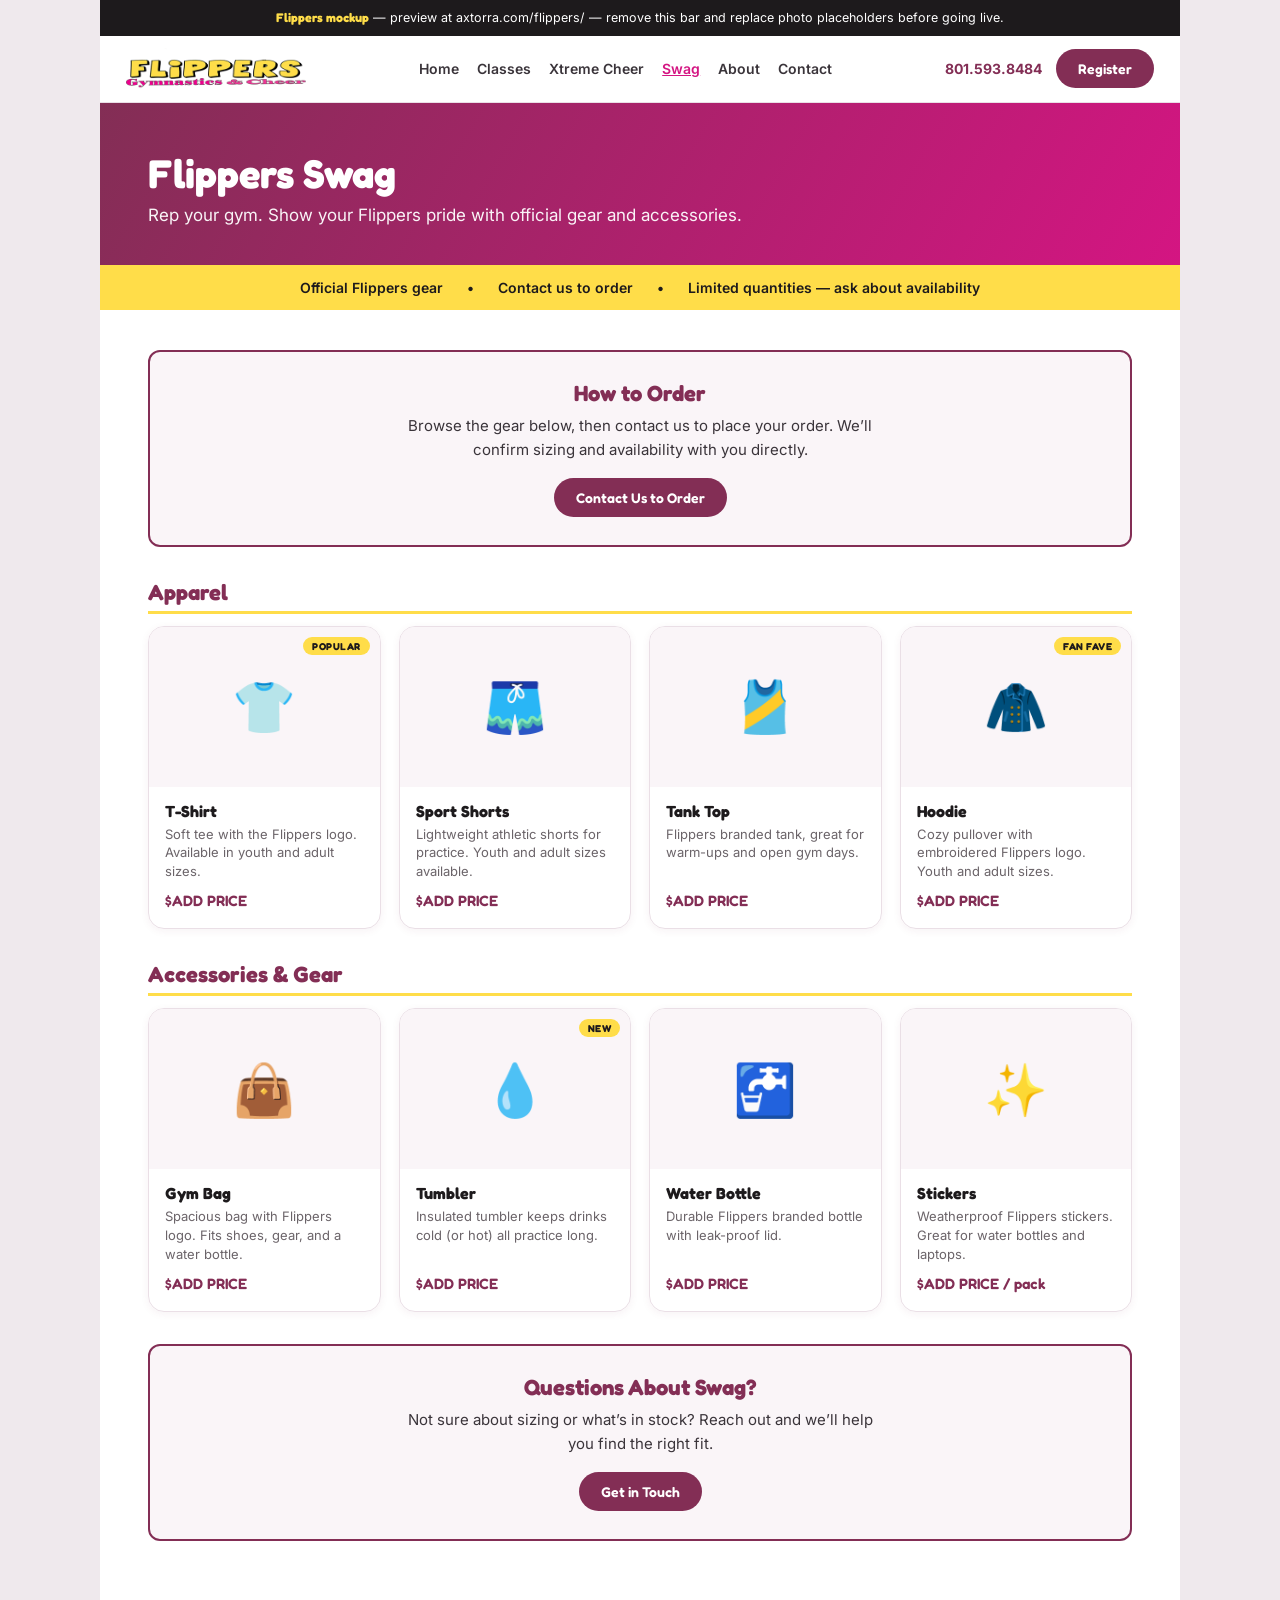
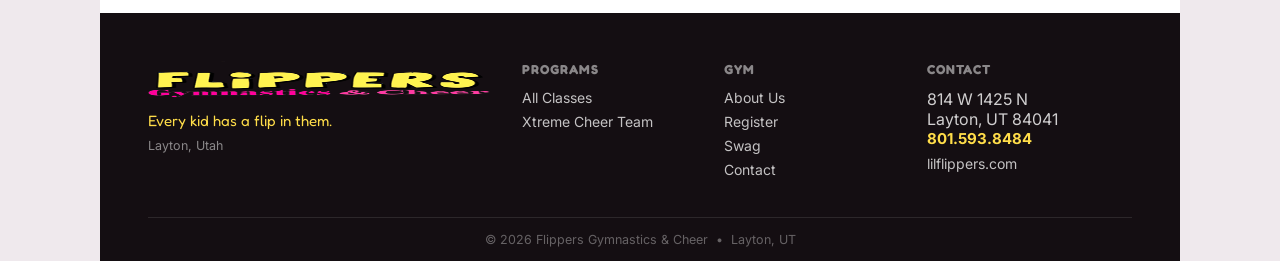
<file: swag.html>
<!DOCTYPE html>
<html lang="en">
<head>
<meta charset="UTF-8">
<meta name="viewport" content="width=device-width, initial-scale=1.0">
<title>Swag | Flippers Gymnastics &amp; Cheer</title>
<link rel="preconnect" href="https://fonts.googleapis.com">
<link rel="preconnect" href="https://fonts.gstatic.com" crossorigin>
<link href="https://fonts.googleapis.com/css2?family=Fredoka:wght@500;600;700&family=Inter:wght@400;500;600;700&display=swap" rel="stylesheet">
<link rel="stylesheet" href="style.css">
<style>
  .swag-grid {
    display: grid;
    grid-template-columns: repeat(auto-fill, minmax(200px, 1fr));
    gap: 18px;
    margin-bottom: 32px;
  }
  .swag-card {
    border: 1px solid var(--line);
    border-radius: 16px;
    overflow: hidden;
    box-shadow: 0 2px 8px rgba(120,30,70,.06);
    display: flex;
    flex-direction: column;
    transition: transform .2s cubic-bezier(.16,1,.3,1), box-shadow .2s;
  }
  .swag-card:hover {
    transform: translateY(-4px);
    box-shadow: 0 12px 20px rgba(120,30,70,.12);
  }
  .swag-img {
    background: var(--offwhite);
    height: 160px;
    display: flex;
    align-items: center;
    justify-content: center;
    font-size: 3.2rem;
    position: relative;
  }
  .swag-badge {
    position: absolute;
    top: 10px; right: 10px;
    background: var(--yellow);
    color: var(--ink);
    font-size: 10px;
    font-weight: 700;
    text-transform: uppercase;
    letter-spacing: .5px;
    padding: 3px 9px;
    border-radius: 999px;
    font-family: 'Fredoka', sans-serif;
  }
  .swag-body {
    padding: 14px 16px 18px;
    flex: 1;
    display: flex;
    flex-direction: column;
  }
  .swag-body h3 {
    font-family: 'Fredoka', sans-serif;
    font-size: 16px;
    color: var(--ink);
    margin-bottom: 4px;
  }
  .swag-body p {
    font-size: 13px;
    color: #6b6469;
    line-height: 1.45;
    flex: 1;
    margin-bottom: 10px;
  }
  .swag-price {
    font-family: 'Fredoka', sans-serif;
    font-size: 15px;
    font-weight: 600;
    color: var(--pinkdeep);
  }
  .swag-section-title {
    font-family: 'Fredoka', sans-serif;
    font-weight: 700;
    color: var(--pinkdeep);
    font-size: 22px;
    border-bottom: 3px solid var(--yellow);
    padding-bottom: 6px;
    margin-bottom: 18px;
  }
  .order-cta {
    background: var(--offwhite);
    border: 2px solid var(--pinkdeep);
    border-radius: 12px;
    padding: 28px 24px;
    text-align: center;
    margin-bottom: 32px;
  }
  .order-cta h2 {
    font-family: 'Fredoka', sans-serif;
    color: var(--pinkdeep);
    font-size: 22px;
    margin-bottom: 8px;
  }
  .order-cta p {
    color: #3a343a;
    font-size: 15px;
    margin-bottom: 16px;
    max-width: 480px;
    margin-left: auto;
    margin-right: auto;
  }
  @media (max-width: 500px) {
    .swag-grid { grid-template-columns: repeat(2, 1fr); gap: 12px; }
    .swag-img { height: 120px; font-size: 2.4rem; }
  }
</style>
</head>
<body>
<div class="frame">

<div class="mockup-note">
  <b>Flippers mockup</b> &mdash; preview at axtorra.com/flippers/ &mdash; remove this bar and replace photo placeholders before going live.
</div>

<header>
  <a href="index.html" class="logo-link">
    <img class="logo" src="images/logo.png" alt="Flippers Gymnastics and Cheer">
  </a>
  <button class="menu-toggle" id="menuBtn" aria-label="Open navigation menu" aria-expanded="false" aria-controls="navMenu">&#9776;</button>
  <nav id="navMenu" role="navigation" aria-label="Main navigation">
    <a href="index.html">Home</a>
    <a href="classes.html">Classes</a>
    <a href="xtreme-cheer.html">Xtreme Cheer</a>
    <a href="swag.html" aria-current="page">Swag</a>
    <a href="about.html">About</a>
    <a href="contact.html">Contact</a>
  </nav>
  <div class="hgroup">
    <a href="tel:8015938484" class="phone">801.593.8484</a>
    <a href="register.html" class="btn btn-pink header-btn">Register</a>
  </div>
</header>

<div class="page-hero">
  <h1>Flippers Swag</h1>
  <p>Rep your gym. Show your Flippers pride with official gear and accessories.</p>
</div>

<div class="trust">
  <span>Official Flippers gear</span>
  <span>&bull;</span>
  <span>Contact us to order</span>
  <span>&bull;</span>
  <span>Limited quantities &mdash; ask about availability</span>
</div>

<section class="content-block">

  <div class="order-cta">
    <h2>How to Order</h2>
    <p>Browse the gear below, then contact us to place your order. We&rsquo;ll confirm sizing and availability with you directly.</p>
    <a href="contact.html" class="btn btn-pink">Contact Us to Order</a>
  </div>

  <h2 class="swag-section-title">Apparel</h2>
  <div class="swag-grid">

    <div class="swag-card">
      <div class="swag-img">
        👕
        <span class="swag-badge">Popular</span>
      </div>
      <div class="swag-body">
        <h3>T-Shirt</h3>
        <p>Soft tee with the Flippers logo. Available in youth and adult sizes.</p>
        <div class="swag-price">$ADD PRICE</div>
      </div>
    </div>

    <div class="swag-card">
      <div class="swag-img">🩳</div>
      <div class="swag-body">
        <h3>Sport Shorts</h3>
        <p>Lightweight athletic shorts for practice. Youth and adult sizes available.</p>
        <div class="swag-price">$ADD PRICE</div>
      </div>
    </div>

    <div class="swag-card">
      <div class="swag-img">🎽</div>
      <div class="swag-body">
        <h3>Tank Top</h3>
        <p>Flippers branded tank, great for warm-ups and open gym days.</p>
        <div class="swag-price">$ADD PRICE</div>
      </div>
    </div>

    <div class="swag-card">
      <div class="swag-img">
        🧥
        <span class="swag-badge">Fan Fave</span>
      </div>
      <div class="swag-body">
        <h3>Hoodie</h3>
        <p>Cozy pullover with embroidered Flippers logo. Youth and adult sizes.</p>
        <div class="swag-price">$ADD PRICE</div>
      </div>
    </div>

  </div>

  <h2 class="swag-section-title">Accessories &amp; Gear</h2>
  <div class="swag-grid">

    <div class="swag-card">
      <div class="swag-img">👜</div>
      <div class="swag-body">
        <h3>Gym Bag</h3>
        <p>Spacious bag with Flippers logo. Fits shoes, gear, and a water bottle.</p>
        <div class="swag-price">$ADD PRICE</div>
      </div>
    </div>

    <div class="swag-card">
      <div class="swag-img">
        💧
        <span class="swag-badge">New</span>
      </div>
      <div class="swag-body">
        <h3>Tumbler</h3>
        <p>Insulated tumbler keeps drinks cold (or hot) all practice long.</p>
        <div class="swag-price">$ADD PRICE</div>
      </div>
    </div>

    <div class="swag-card">
      <div class="swag-img">🚰</div>
      <div class="swag-body">
        <h3>Water Bottle</h3>
        <p>Durable Flippers branded bottle with leak-proof lid.</p>
        <div class="swag-price">$ADD PRICE</div>
      </div>
    </div>

    <div class="swag-card">
      <div class="swag-img">✨</div>
      <div class="swag-body">
        <h3>Stickers</h3>
        <p>Weatherproof Flippers stickers. Great for water bottles and laptops.</p>
        <div class="swag-price">$ADD PRICE / pack</div>
      </div>
    </div>

  </div>

  <div class="order-cta">
    <h2>Questions About Swag?</h2>
    <p>Not sure about sizing or what&rsquo;s in stock? Reach out and we&rsquo;ll help you find the right fit.</p>
    <a href="contact.html" class="btn btn-pink">Get in Touch</a>
  </div>

</section>

<footer class="site-footer">
  <div class="footer-inner">
    <div class="footer-brand">
      <img src="images/logo.png" alt="Flippers" class="footer-logo">
      <p class="tagline">Every kid has a flip in them.</p>
      <p class="footer-sub">Layton, Utah</p>
    </div>
    <div class="footer-col">
      <h4>Programs</h4>
      <a href="classes.html">All Classes</a>
      <a href="xtreme-cheer.html">Xtreme Cheer Team</a>
    </div>
    <div class="footer-col">
      <h4>Gym</h4>
      <a href="about.html">About Us</a>
      <a href="register.html">Register</a>
      <a href="swag.html">Swag</a>
      <a href="contact.html">Contact</a>
    </div>
    <div class="footer-col">
      <h4>Contact</h4>
      <p>814 W 1425 N<br>Layton, UT 84041</p>
      <a href="tel:8015938484" class="footer-phone">801.593.8484</a>
      <a href="http://lilflippers.com" target="_blank" rel="noopener">lilflippers.com</a>
    </div>
  </div>
  <div class="footer-bottom">
    <p>&copy; 2026 Flippers Gymnastics &amp; Cheer &nbsp;&bull;&nbsp; Layton, UT</p>
  </div>
</footer>

</div>
<script src="nav.js"></script>
</body>
</html>
</file>
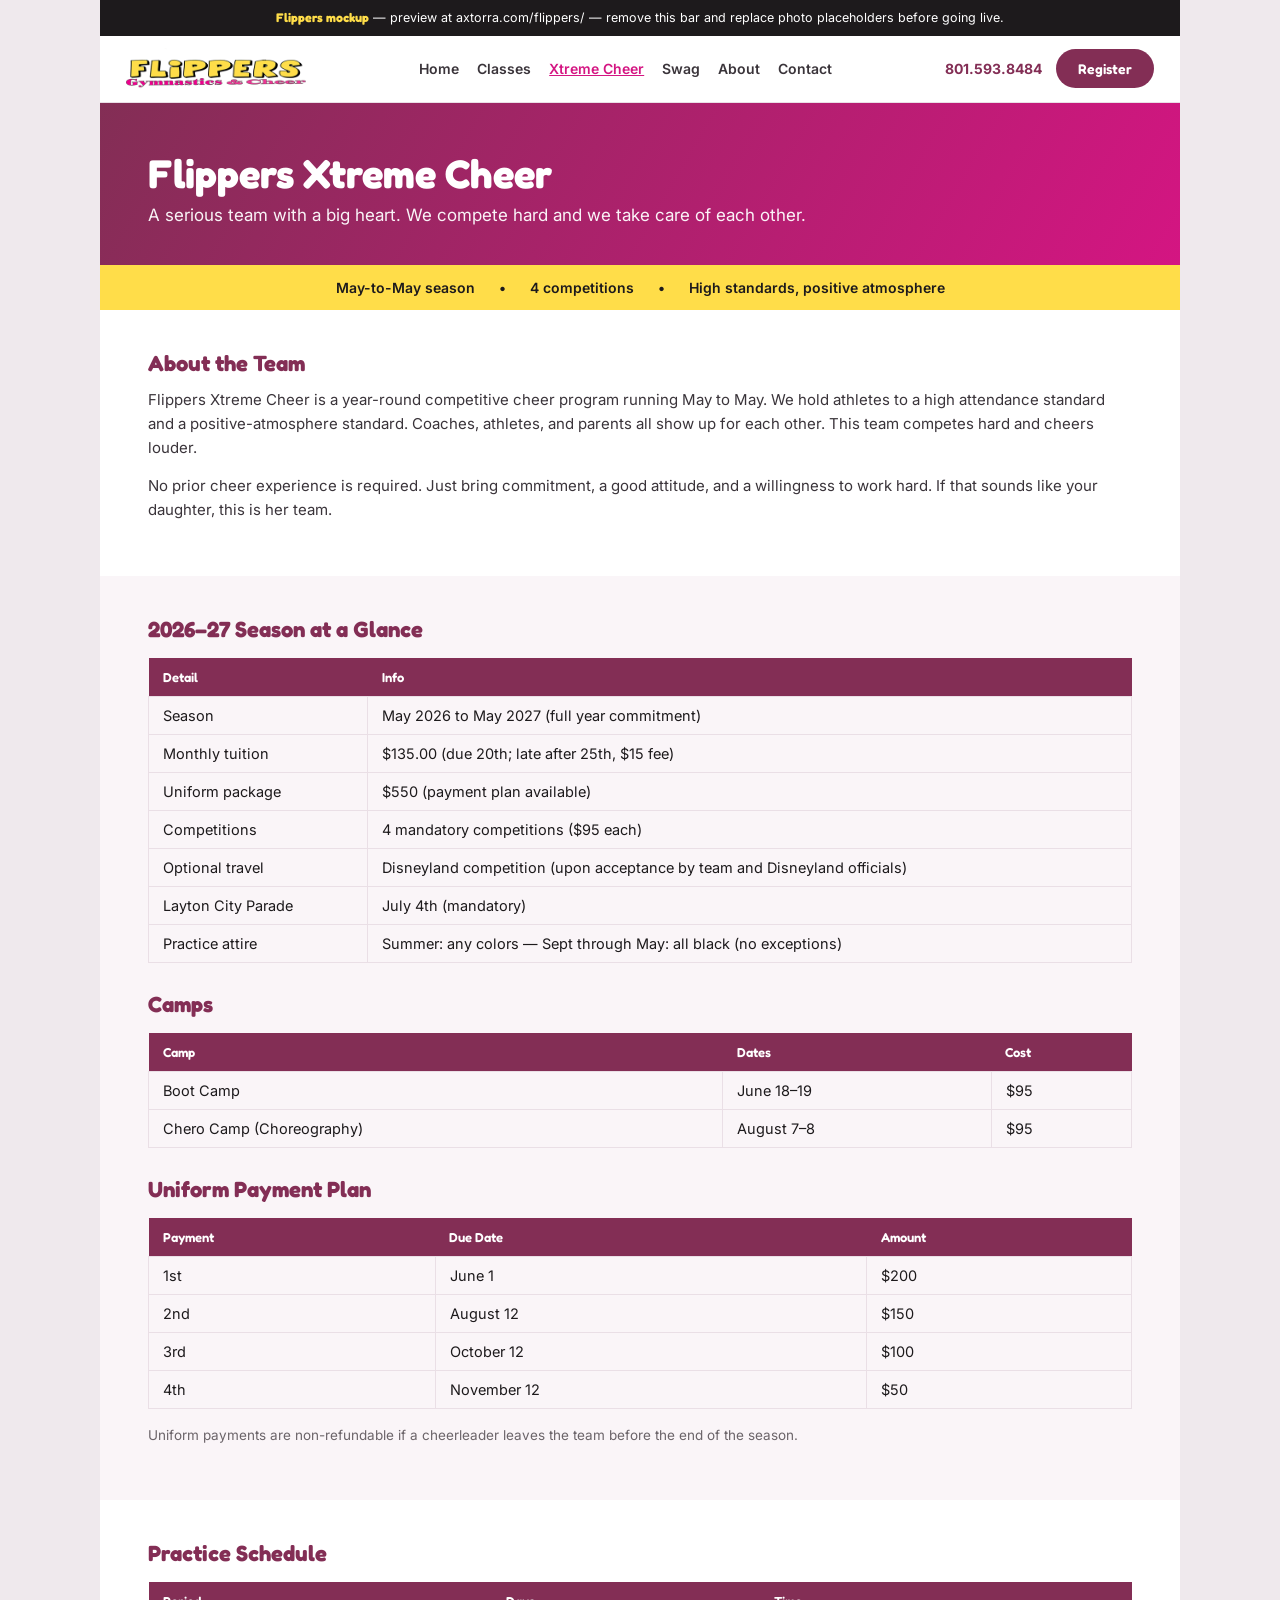
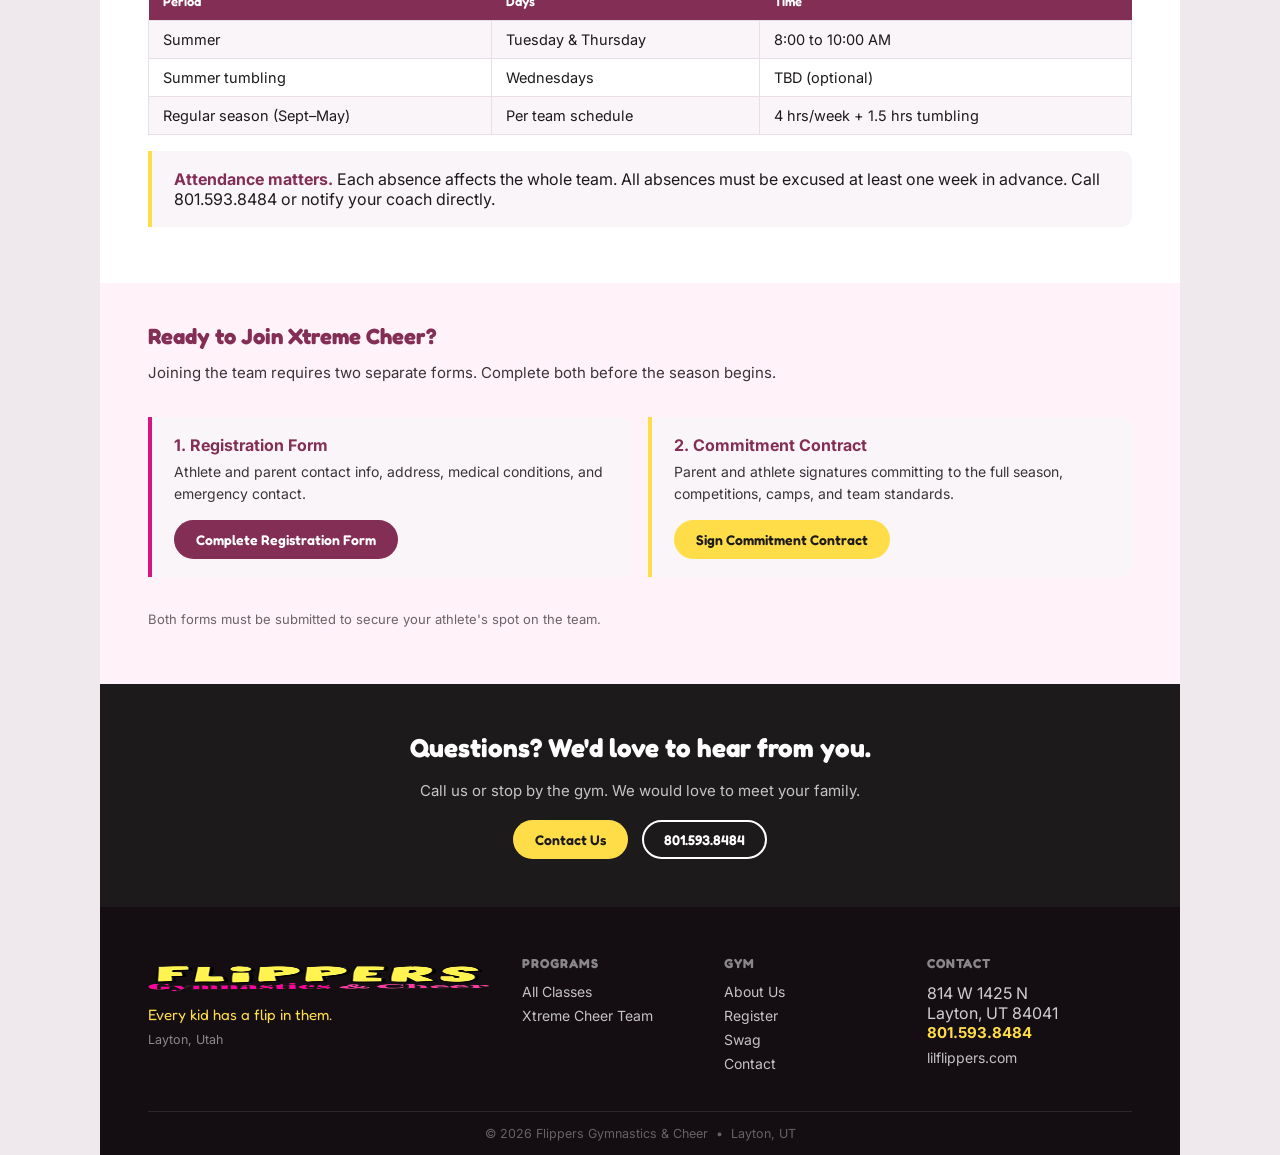
<file: xtreme-cheer.html>
<!DOCTYPE html>
<html lang="en">
<head>
<meta charset="UTF-8">
<meta name="viewport" content="width=device-width, initial-scale=1.0">
<title>Xtreme Cheer | Flippers Gymnastics &amp; Cheer</title>
<link rel="preconnect" href="https://fonts.googleapis.com">
<link rel="preconnect" href="https://fonts.gstatic.com" crossorigin>
<link href="https://fonts.googleapis.com/css2?family=Fredoka:wght@500;600;700&family=Inter:wght@400;500;600;700&display=swap" rel="stylesheet">
<link rel="stylesheet" href="style.css">

</head>
<body>
<div class="frame">

<div class="mockup-note">
  <b>Flippers mockup</b> &mdash; preview at axtorra.com/flippers/ &mdash; remove this bar and replace photo placeholders before going live.
</div>

<header>
  <a href="index.html" class="logo-link">
    <img class="logo" src="images/logo.png" alt="Flippers Gymnastics and Cheer">
  </a>
  <button class="menu-toggle" id="menuBtn" aria-label="Open navigation menu" aria-expanded="false" aria-controls="navMenu">&#9776;</button>
  <nav id="navMenu" role="navigation" aria-label="Main navigation">
    <a href="index.html">Home</a>
    <a href="classes.html">Classes</a>
    <a href="xtreme-cheer.html" aria-current="page">Xtreme Cheer</a>
    <a href="swag.html">Swag</a>
    <a href="about.html">About</a>
    <a href="contact.html">Contact</a>
  </nav>
  <div class="hgroup">
    <a href="tel:8015938484" class="phone">801.593.8484</a>
    <a href="register.html" class="btn btn-pink header-btn">Register</a>
  </div>
</header>


<div class="page-hero">
  <h1>Flippers Xtreme Cheer</h1>
  <p>A serious team with a big heart. We compete hard and we take care of each other.</p>
</div>

<div class="trust">
  <span>May-to-May season</span><span>&bull;</span>
  <span>4 competitions</span><span>&bull;</span>
  <span>High standards, positive atmosphere</span>
</div>

<section class="content-block">
  <h2>About the Team</h2>
  <p>Flippers Xtreme Cheer is a year-round competitive cheer program running May to May. We hold athletes to a high attendance standard and a positive-atmosphere standard. Coaches, athletes, and parents all show up for each other. This team competes hard and cheers louder.</p>
  <p>No prior cheer experience is required. Just bring commitment, a good attitude, and a willingness to work hard. If that sounds like your daughter, this is her team.</p>
</section>

<section class="content-block" style="background:var(--offwhite)">
  <h2>2026&ndash;27 Season at a Glance</h2>
  <table class="data-table">
    <tr><th>Detail</th><th>Info</th></tr>
    <tr><td>Season</td><td>May 2026 to May 2027 (full year commitment)</td></tr>
    <tr><td>Monthly tuition</td><td>$135.00 (due 20th; late after 25th, $15 fee)</td></tr>
    <tr><td>Uniform package</td><td>$550 (payment plan available)</td></tr>
    <tr><td>Competitions</td><td>4 mandatory competitions ($95 each)</td></tr>
    <tr><td>Optional travel</td><td>Disneyland competition (upon acceptance by team and Disneyland officials)</td></tr>
    <tr><td>Layton City Parade</td><td>July 4th (mandatory)</td></tr>
    <tr><td>Practice attire</td><td>Summer: any colors &mdash; Sept through May: all black (no exceptions)</td></tr>
  </table>

  <h2 style="margin-top:28px">Camps</h2>
  <table class="data-table">
    <tr><th>Camp</th><th>Dates</th><th>Cost</th></tr>
    <tr><td>Boot Camp</td><td>June 18&ndash;19</td><td>$95</td></tr>
    <tr><td>Chero Camp (Choreography)</td><td>August 7&ndash;8</td><td>$95</td></tr>
  </table>

  <h2 style="margin-top:28px">Uniform Payment Plan</h2>
  <table class="data-table">
    <tr><th>Payment</th><th>Due Date</th><th>Amount</th></tr>
    <tr><td>1st</td><td>June 1</td><td>$200</td></tr>
    <tr><td>2nd</td><td>August 12</td><td>$150</td></tr>
    <tr><td>3rd</td><td>October 12</td><td>$100</td></tr>
    <tr><td>4th</td><td>November 12</td><td>$50</td></tr>
  </table>
  <p style="font-size:13.5px;color:#6b6469;margin-top:8px">Uniform payments are non-refundable if a cheerleader leaves the team before the end of the season.</p>
</section>

<section class="content-block">
  <h2>Practice Schedule</h2>
  <table class="data-table">
    <tr><th>Period</th><th>Days</th><th>Time</th></tr>
    <tr><td>Summer</td><td>Tuesday &amp; Thursday</td><td>8:00 to 10:00 AM</td></tr>
    <tr><td>Summer tumbling</td><td>Wednesdays</td><td>TBD (optional)</td></tr>
    <tr><td>Regular season (Sept&ndash;May)</td><td>Per team schedule</td><td>4 hrs/week + 1.5 hrs tumbling</td></tr>
  </table>
  <div class="callout">
    <strong>Attendance matters.</strong> Each absence affects the whole team. All absences must be excused at least one week in advance. Call 801.593.8484 or notify your coach directly.
  </div>
</section>

<section class="content-block" style="background:#fff2f8">
  <h2>Ready to Join Xtreme Cheer?</h2>
  <p>Joining the team requires two separate forms. Complete both before the season begins.</p>
  <div class="grid-2" style="margin-top:16px;gap:16px">
    <div class="callout" style="border-left-color:var(--pink)">
      <strong style="display:block;margin-bottom:6px;font-size:16px">1. Registration Form</strong>
      <p style="font-size:14px;margin-bottom:14px">Athlete and parent contact info, address, medical conditions, and emergency contact.</p>
      <!-- SWAP: replace href below with your Google Form link -->
      <a href="register.html#xc-registration" class="btn btn-pink">Complete Registration Form</a>
    </div>
    <div class="callout" style="border-left-color:var(--yellow)">
      <strong style="display:block;margin-bottom:6px;font-size:16px">2. Commitment Contract</strong>
      <p style="font-size:14px;margin-bottom:14px">Parent and athlete signatures committing to the full season, competitions, camps, and team standards.</p>
      <!-- SWAP: replace href below with your Google Form link -->
      <a href="register.html#xc-contract" class="btn btn-yellow">Sign Commitment Contract</a>
    </div>
  </div>
  <p style="font-size:13px;color:#6b6469;margin-top:16px">Both forms must be submitted to secure your athlete&#39;s spot on the team.</p>
</section>

<div class="closer">
  <h2>Questions? We&#39;d love to hear from you.</h2>
  <p>Call us or stop by the gym. We would love to meet your family.</p>
  <div style="display:flex;gap:14px;justify-content:center;flex-wrap:wrap">
    <a href="contact.html" class="btn btn-yellow">Contact Us</a>
    <a href="tel:8015938484" class="btn btn-ghost">801.593.8484</a>
  </div>
</div>


<footer class="site-footer">
  <div class="footer-inner">
    <div class="footer-brand">
      <img src="images/logo.png" alt="Flippers" class="footer-logo">
      <p class="tagline">Every kid has a flip in them.</p>
      <p class="footer-sub">Layton, Utah</p>
    </div>
    <div class="footer-col">
      <h4>Programs</h4>
      <a href="classes.html">All Classes</a>
      <a href="xtreme-cheer.html">Xtreme Cheer Team</a>
    </div>
    <div class="footer-col">
      <h4>Gym</h4>
      <a href="about.html">About Us</a>
      <a href="register.html">Register</a>
      <a href="swag.html">Swag</a>
      <a href="contact.html">Contact</a>
    </div>
    <div class="footer-col">
      <h4>Contact</h4>
      <p>814 W 1425 N<br>Layton, UT 84041</p>
      <a href="tel:8015938484" class="footer-phone">801.593.8484</a>
      <a href="http://lilflippers.com" target="_blank" rel="noopener">lilflippers.com</a>
    </div>
  </div>
  <div class="footer-bottom">
    <p>&copy; 2026 Flippers Gymnastics &amp; Cheer &nbsp;&bull;&nbsp; Layton, UT</p>
  </div>
</footer>

</div>
<script src="nav.js"></script>
</body>
</html>
</file>
<file: style.css>
/* Flippers Gymnastics & Cheer — Shared Stylesheet
   Brand colors pulled from the official logo artwork:
   Yellow #FFDD49 · Magenta #D41582 · Deep Rose #832E55 */

:root {
  --ink:      #1d1a1c;
  --pink:     #D41582;
  --pinkdeep: #832E55;
  --yellow:   #FFDD49;
  --teal:     #74C4BA;
  --line:     #eadfe6;
  --offwhite: #faf5f8;
}

*, *::before, *::after { box-sizing: border-box; margin: 0; padding: 0; }
body {
  background: #efe9ed;
  font-family: 'Inter', system-ui, -apple-system, sans-serif;
  color: var(--ink);
  -webkit-font-smoothing: antialiased;
}

.frame { max-width: 1080px; margin: 0 auto; background: #fff; }

/* Mockup banner */
.mockup-note {
  background: #1d1a1c; color: #fff; font-size: 12.5px;
  padding: 9px 20px; text-align: center; line-height: 1.4;
}
.mockup-note b { color: var(--yellow); font-family: 'Fredoka', sans-serif; }

/* ── HEADER ── */
header {
  position: sticky; top: 0; z-index: 100;
  background: #fff; border-bottom: 1px solid var(--line);
  display: flex; align-items: center; justify-content: space-between;
  padding: 12px 26px; gap: 16px; flex-wrap: wrap;
}
.logo-link { display: flex; align-items: center; }
img.logo    { height: 42px; width: auto; object-fit: contain; }

nav { display: flex; gap: 18px; font-weight: 600; font-size: 14px; flex-wrap: wrap; }
nav a { color: #3a343a; text-decoration: none; transition: color .2s; }
nav a:hover, nav a:focus, nav a[aria-current="page"] { color: var(--pink); }
nav a[aria-current="page"] { text-decoration: underline; }

.hgroup { display: flex; align-items: center; gap: 14px; }
.phone { font-weight: 700; color: var(--pinkdeep); font-size: 14px; white-space: nowrap; text-decoration: none; }
.phone:hover { text-decoration: underline; }

.menu-toggle {
  display: none; background: none; border: none;
  color: var(--ink); font-size: 24px; cursor: pointer;
  padding: 4px 8px; min-width: 44px; min-height: 44px;
}

/* ── BUTTONS ── */
.btn {
  font-family: 'Fredoka', sans-serif; font-weight: 600;
  border-radius: 999px; padding: 9px 20px; font-size: 14px;
  cursor: pointer; display: inline-block; text-decoration: none; text-align: center;
  transition: transform .15s, background-color .2s, color .2s;
  border: 2px solid transparent;
}
.btn:active { transform: scale(.97); }
.btn-pink  { background: var(--pinkdeep); color: #fff; }
.btn-pink:hover, .btn-pink:focus  { background: #5c1f3b; }
.btn-yellow { background: var(--yellow); color: var(--ink); }
.btn-yellow:hover, .btn-yellow:focus { background: #e8c600; }
.btn-ghost  { background: transparent; border-color: #fff; color: #fff; }
.btn-ghost:hover, .btn-ghost:focus  { background: #fff; color: var(--pinkdeep); }
.btn-outline { background: transparent; border-color: var(--pinkdeep); color: var(--pinkdeep); }
.btn-outline:hover { background: var(--pinkdeep); color: #fff; }

/* ── PAGE HERO (inner pages) ── */
.page-hero {
  background: linear-gradient(120deg, var(--pinkdeep) 0%, var(--pink) 100%);
  color: #fff; padding: 48px 48px 40px;
}
.page-hero h1 {
  font-family: 'Fredoka', sans-serif; font-weight: 700;
  font-size: 40px; line-height: 1.1; margin-bottom: 10px;
}
.page-hero p { font-size: 17px; opacity: .95; max-width: 48rem; }

/* ── HOME HERO ── */
.hero {
  position: relative;
  background: linear-gradient(120deg, var(--pinkdeep) 0%, var(--pink) 70%, #ff5ab0 100%);
  color: #fff; padding: 62px 48px 70px;
  overflow: hidden; display: flex; align-items: center; gap: 24px;
}
.hero-copy { flex: 1.2; z-index: 2; }
.eyebrow {
  font-family: 'Fredoka', sans-serif; font-weight: 600;
  letter-spacing: 1.5px; text-transform: uppercase;
  font-size: 13px; color: var(--yellow); margin-bottom: 12px;
}
.hero h1 {
  font-family: 'Fredoka', sans-serif; font-weight: 700;
  font-size: 52px; line-height: 1.05; letter-spacing: -1px; margin-bottom: 16px;
}
.hero p { font-size: 18px; line-height: 1.5; max-width: 38rem; opacity: .96; margin-bottom: 26px; }
.hero .btns { display: flex; gap: 14px; flex-wrap: wrap; }
.hero .btn  { padding: 13px 28px; font-size: 16px; }
.hero-art   { flex: .9; display: flex; justify-content: center; align-items: center; z-index: 2; }
.hero-art img { width: 100%; max-width: 280px; height: auto; filter: drop-shadow(0 12px 20px rgba(0,0,0,.25)); }
.blob { position: absolute; border-radius: 50%; pointer-events: none; background: rgba(255,221,73,.25); width: 220px; height: 220px; right: 55px; top: 28px; }

/* ── TRUST STRIP ── */
.trust {
  background: var(--yellow); color: var(--ink);
  display: flex; align-items: center; justify-content: center;
  gap: 24px; padding: 14px 20px;
  font-weight: 600; font-size: 14px; flex-wrap: wrap; text-align: center;
}
.trust .star { color: var(--pinkdeep); }

/* ── SECTION LAYOUT ── */
.section { padding: 48px 48px 24px; }
.section-title {
  font-family: 'Fredoka', sans-serif; font-weight: 700;
  color: var(--pinkdeep); font-size: 28px; text-align: center; margin-bottom: 6px;
}
.section-sub { text-align: center; color: #6b6469; margin-bottom: 28px; font-size: 15px; }

/* ── PROGRAM CARDS ── */
.grid-3 { display: grid; grid-template-columns: repeat(3,1fr); gap: 20px; }
.grid-2 { display: grid; grid-template-columns: repeat(2,1fr); gap: 20px; }

.pcard {
  border: 1px solid var(--line); border-radius: 16px; overflow: hidden;
  display: flex; flex-direction: column;
  box-shadow: 0 2px 8px rgba(120,30,70,.06);
  text-decoration: none; color: inherit;
  transition: transform .2s cubic-bezier(.16,1,.3,1), box-shadow .2s;
}
.pcard:hover, .pcard:focus-within {
  transform: translateY(-4px);
  box-shadow: 0 12px 20px rgba(120,30,70,.12);
  border-color: #d1bdc9;
}
.photo-ph {
  min-height: 140px; display: flex; align-items: center; justify-content: center;
  color: #fff; font-size: 12px; font-style: italic; text-align: center; padding: 16px;
}
.pcard .body { padding: 16px 18px 18px; flex-grow: 1; display: flex; flex-direction: column; }
.pcard h3 { font-family: 'Fredoka', sans-serif; font-weight: 600; font-size: 18px; color: var(--ink); margin-bottom: 4px; }
.pcard .age { font-size: 11px; color: var(--pinkdeep); font-weight: 700; text-transform: uppercase; letter-spacing: .5px; margin-bottom: 8px; }
.pcard p { font-size: 13.5px; color: #5b5458; line-height: 1.45; margin-bottom: 14px; flex-grow: 1; }
.card-link { font-family: 'Fredoka', sans-serif; font-weight: 600; color: var(--pinkdeep); font-size: 14px; }
.pcard:hover .card-link { color: var(--pink); text-decoration: underline; }

/* ── TABLES ── */
.data-table { width: 100%; border-collapse: collapse; margin: 16px 0; font-size: 14.5px; }
.data-table th {
  background: var(--pinkdeep); color: #fff; text-align: left;
  padding: 11px 14px; font-family: 'Fredoka', sans-serif; font-weight: 600; font-size: 13px;
}
.data-table td { padding: 10px 14px; border: 1px solid var(--line); }
.data-table tr:nth-child(even) td { background: var(--offwhite); }

/* ── CONTENT BLOCKS ── */
.content-block { padding: 40px 48px; }
.content-block h2 {
  font-family: 'Fredoka', sans-serif; font-weight: 700;
  color: var(--pinkdeep); font-size: 22px; margin-bottom: 12px;
}
.content-block p { font-size: 15px; line-height: 1.6; color: #3a343a; margin-bottom: 14px; }
.content-block ul { padding-left: 20px; margin-bottom: 14px; }
.content-block li { font-size: 15px; line-height: 1.6; color: #3a343a; margin-bottom: 6px; }

.callout {
  background: var(--offwhite); border-left: 4px solid var(--yellow);
  padding: 18px 22px; border-radius: 0 10px 10px 0; margin: 16px 0;
}
.callout strong { color: var(--pinkdeep); }

/* ── PHOTO BAND ── */
.band { padding: 30px 48px 50px; }
.band-inner { display: grid; grid-template-columns: repeat(3,1fr); gap: 14px; }
.band-ph {
  height: 120px; border: 2px dashed #c9b6c2; border-radius: 12px;
  display: flex; align-items: center; justify-content: center;
  color: #9a8a94; font-size: 12px; font-style: italic;
  text-align: center; padding: 10px; background: var(--offwhite);
}

/* ── REGISTER / FORM EMBED ── */
.register-wrap { padding: 40px 48px; }
.form-embed-area {
  border: 2px dashed var(--line); border-radius: 12px;
  background: var(--offwhite); padding: 32px;
  text-align: center; margin: 20px 0;
}
.form-embed-area p { color: #6b6469; font-size: 14px; margin-bottom: 10px; }
.form-embed-area code {
  font-size: 12px; background: #eee; padding: 2px 6px;
  border-radius: 4px; font-family: monospace;
}

/* ── CTA CLOSER ── */
.closer { background: #1d1a1c; color: #fff; text-align: center; padding: 48px 20px; }
.closer h2 { font-family: 'Fredoka', sans-serif; font-weight: 700; font-size: 26px; margin-bottom: 18px; }
.closer p { color: rgba(255,255,255,.75); margin-bottom: 20px; font-size: 15px; }

/* ── FOOTER ── */
.site-footer { background: #140e12; color: rgba(255,255,255,.8); padding: 48px 48px 0; }
.footer-inner {
  display: grid; grid-template-columns: 2fr 1fr 1fr 1.2fr;
  gap: 32px; padding-bottom: 32px; border-bottom: 1px solid rgba(255,255,255,.1);
}
.footer-brand { display: flex; flex-direction: column; gap: 8px; }
img.footer-logo { height: 38px; width: auto; filter: brightness(1.1); }
.tagline { font-family: 'Fredoka', sans-serif; font-size: 15px; color: var(--yellow); margin-top: 4px; }
.footer-sub { font-size: 12.5px; color: rgba(255,255,255,.5); }
.footer-col h4 { font-family: 'Fredoka', sans-serif; font-size: 13px; letter-spacing: 1px; text-transform: uppercase; color: rgba(255,255,255,.5); margin-bottom: 12px; }
.footer-col a, .footer-contact a { display: block; color: rgba(255,255,255,.75); text-decoration: none; font-size: 14px; margin-bottom: 7px; }
.footer-col a:hover, .footer-contact a:hover { color: #fff; text-decoration: underline; }
.footer-contact h4 { font-family: 'Fredoka', sans-serif; font-size: 13px; letter-spacing: 1px; text-transform: uppercase; color: rgba(255,255,255,.5); margin-bottom: 12px; }
.footer-contact p  { font-size: 14px; line-height: 1.6; margin-bottom: 10px; }
.footer-phone { color: var(--yellow) !important; font-weight: 700; font-size: 15px !important; }
.footer-bottom {
  text-align: center; padding: 14px; font-size: 12.5px;
  color: rgba(255,255,255,.35);
}

/* ── RESPONSIVE ── */
@media (max-width: 900px) {
  .footer-inner { grid-template-columns: 1fr 1fr; }
}
@media (max-width: 860px) {
  header { padding: 12px 18px; }
  .menu-toggle { display: flex; align-items: center; justify-content: center; margin-left: auto; }
  nav { display: none; width: 100%; flex-direction: column; gap: 10px; padding: 14px 0 8px; border-top: 1px solid var(--line); }
  nav.active { display: flex; }
  .hgroup { gap: 10px; }
  .btn.header-btn { padding: 7px 14px; font-size: 13px; }
}
@media (max-width: 760px) {
  .hero { flex-direction: column; text-align: center; padding: 36px 24px 48px; }
  .hero p { max-width: none; }
  .hero .btns { justify-content: center; }
  .hero h1 { font-size: 38px; }
  .grid-3, .grid-2, .band-inner, .footer-inner { grid-template-columns: 1fr; }
  .section, .content-block, .register-wrap, .band { padding-left: 22px; padding-right: 22px; }
  .page-hero { padding: 36px 22px 30px; }
  .page-hero h1 { font-size: 30px; }
  .site-footer { padding: 36px 22px 0; }
}
</file>
